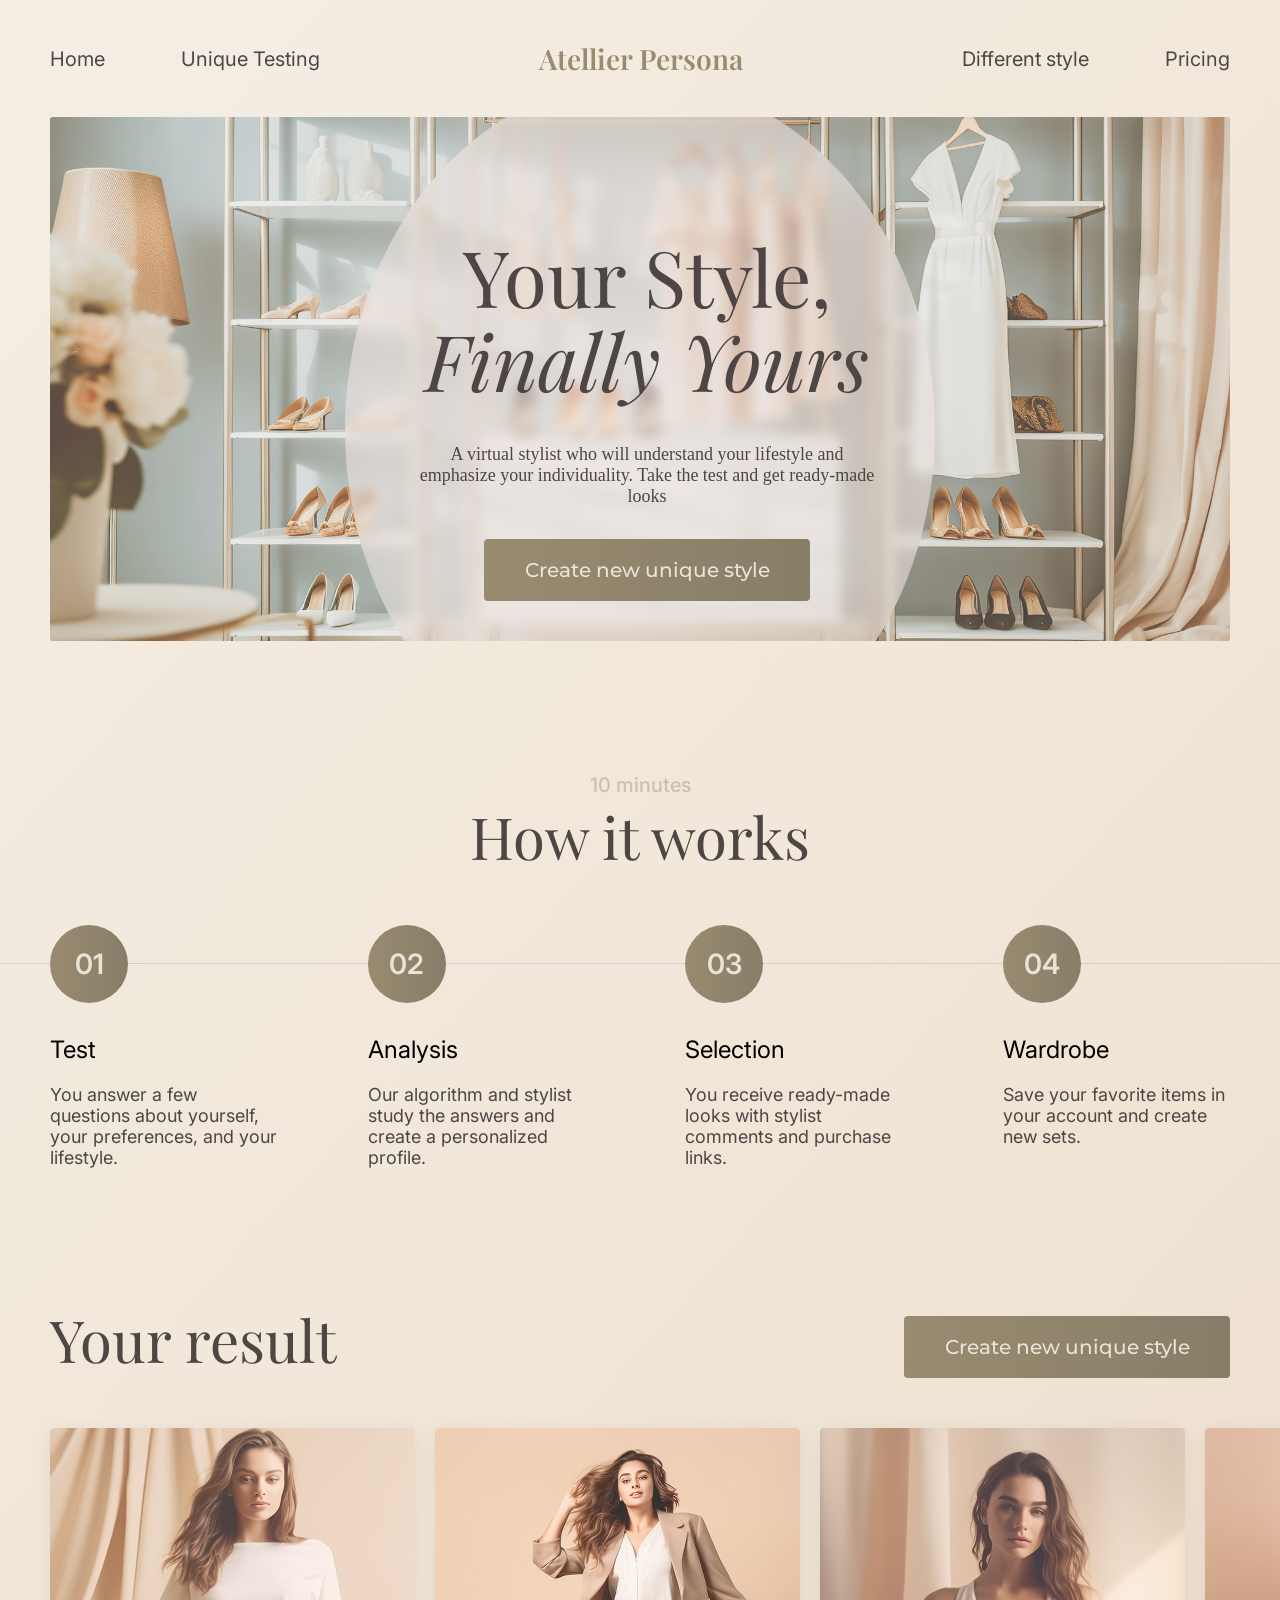
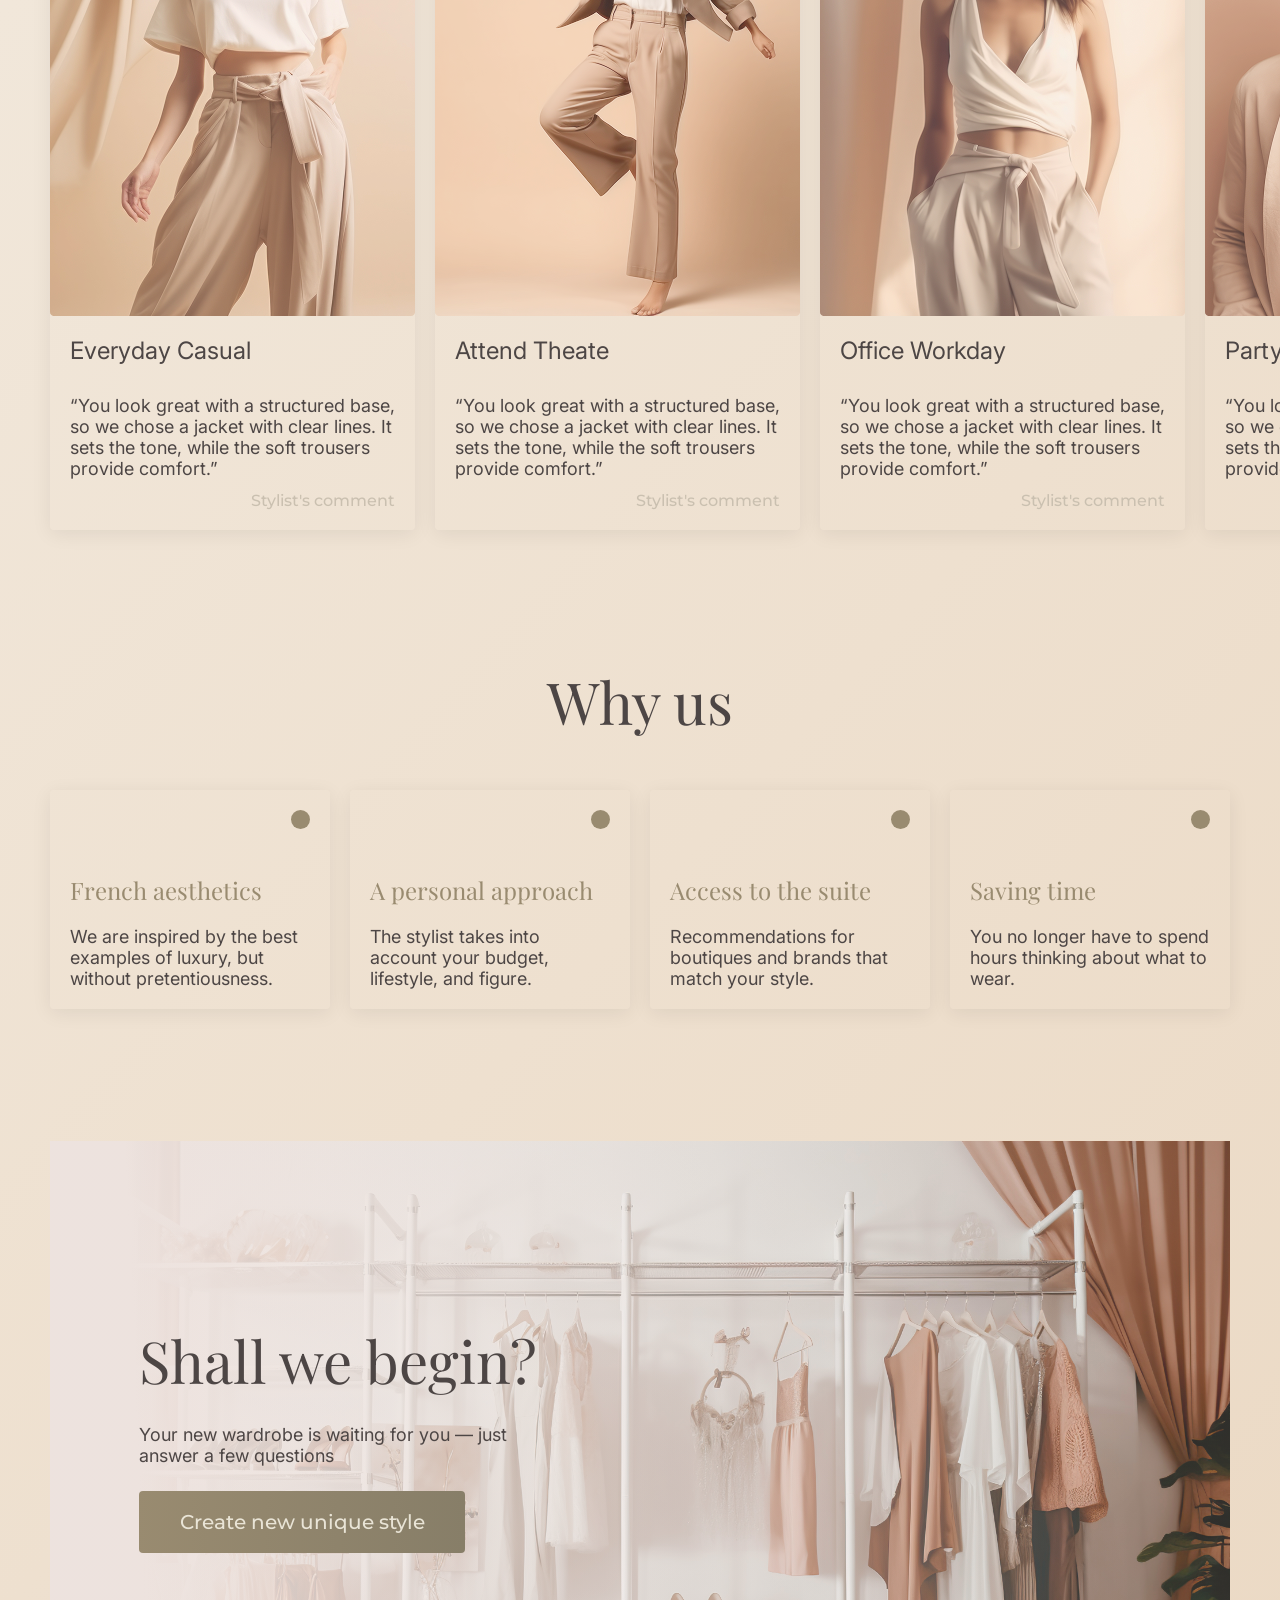
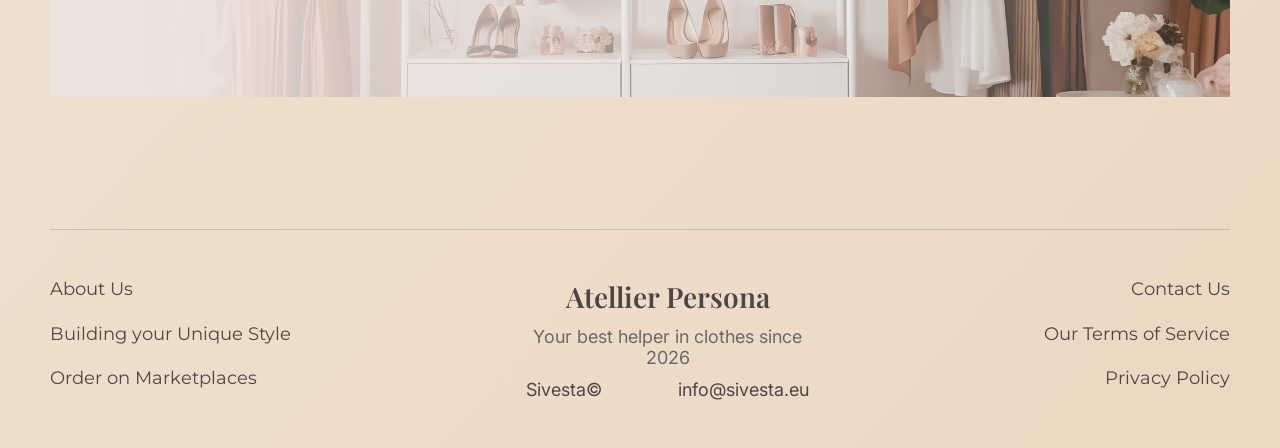
<file: index.html>
<html lang="en">
<head>
    <meta charset="UTF-8">
    <meta name="viewport" content="width=device-width, initial-scale=1.0">
    <title>Atellier Persona</title>
    <link rel="stylesheet" href="/styles/main.css">
</head>
<body>

    <header class="main-wrapper" id="header">
        <div class="header__wrap">
        <div class="header__block-left">
            <a href="/">Home</a>
            <a href="/unique_testing.html">Unique Testing</a>
        </div>
        <div class="header__block-center"><a href="/" class="main-title">Atellier Persona</a></div>
        <div class="header__block-right">
            <a href="/my-style-base.html">Different style</a>
            <a href="/price-list.html">Pricing</a>
        </div>
        <div class="el-mob-show">
            <img class="header__burger-1" id="header__burger-1" src="/images/icons/burger-1.svg" alt="">
            <img class="header__burger-2" id="header__burger-2" src="/images/icons/burger-2.svg" alt="">
        </div>
        </div>
        <nav class="nav-mob" id="header__nav-mob">
            <a href="/">Home</a>
            <a href="/unique_testing.html">Unique Testing</a>
            <a href="/my-style-base.html">Different style</a>
            <a href="/price-list.html">Pricing</a>
        </nav>
    </header>


    <section class="main-section">
        <img class="main-section__img-1" src="/images/main-section-fon.png" alt="">
        <img class="el-mob-show" src="images/main-section-fon-mob.png" alt="">

        <div class="main-section__block">
            <h1>Your Style,</h1>
            <h1 class="main-section__h1-2">Finally Yours</h1> 
            <p class="main-section__block__desc">
                A virtual stylist who will understand your lifestyle and emphasize your individuality. Take the test and get ready-made looks
            </p>
            <a href="/unique_testing.html" class="all-btn">Create new unique style</a>
        </div>
    </section>

    <section class="section-works main-wrapper">
        <p class="section-works__p1">10 minutes</p>
        <h2>How it works</h2>
        <div class="section-works__row">
            <p class="section-works__decor-polosa"></p>
            <div class="section-works__row__block">
                <div class="section-works__row__block__num">01</div>
                <p class="p-24px">Test</p>
                <p class="p-18px">You answer a few questions about yourself, your preferences, and your lifestyle.</p>
            </div>
             <div class="section-works__row__block">
                <div class="section-works__row__block__num">02</div>
                <p class="p-24px">Analysis</p>
                <p class="p-18px">Our algorithm and stylist study the answers and create a personalized profile.</p>
            </div>
             <div class="section-works__row__block">
                <div class="section-works__row__block__num">03</div>
                <p class="p-24px">Selection</p>
                <p class="p-18px">You receive ready-made looks with stylist comments and purchase links.</p>
            </div>
             <div class="section-works__row__block">
                <div class="section-works__row__block__num">04</div>
                <p class="p-24px">Wardrobe</p>
                <p class="p-18px">Save your favorite items in your account and create new sets.</p>
            </div>
        </div>
    </section>

    <section class="main-wrapper section-result">
        <div class="section-result__row-top">
            <h2>Your result</h2>
            <a href="/unique_testing.html" class="all-btn">Create new unique style</a>
        </div>
        <div class="section-result__row">
            <div class="section-result__row__block">
                <img src="/images/section-result/img1.png" alt="">
                <div class="section-result__row__block__block-txt">
                <p class="p-24px">Everyday Casual</p>
                <p class="p-18px">
                    “You look great with a structured base, so we chose a jacket with clear lines. It sets the tone, while the soft trousers provide comfort.”
                </p>
                <p class="section-result__row__block__p1">Stylist's comment</p>
                </div>
            </div>
            <div class="section-result__row__block">
                <img src="/images/section-result/img2.png" alt="">
                <div class="section-result__row__block__block-txt">
                <p class="p-24px">Attend Theate</p>
                <p class="p-18px">
                    “You look great with a structured base, so we chose a jacket with clear lines. It sets the tone, while the soft trousers provide comfort.”
                </p>
                <p class="section-result__row__block__p1">Stylist's comment</p>
                </div>
            </div>
            <div class="section-result__row__block">
                <img src="/images/section-result/img3.png" alt="">
                <div class="section-result__row__block__block-txt">
                <p class="p-24px">Office Workday</p>
                <p class="p-18px">
                    “You look great with a structured base, so we chose a jacket with clear lines. It sets the tone, while the soft trousers provide comfort.”
                </p>
                <p class="section-result__row__block__p1">Stylist's comment</p>
                </div>
            </div>
            <div class="section-result__row__block">
                <img src="/images/section-result/img4.png" alt="">
                <div class="section-result__row__block__block-txt">
                <p class="p-24px">Party Event</p>
                <p class="p-18px">
                    “You look great with a structured base, so we chose a jacket with clear lines. It sets the tone, while the soft trousers provide comfort.”
                </p>
                <p class="section-result__row__block__p1">Stylist's comment</p>
                </div>
            </div>
        </div>
    </section>

    <section class="main-wrapper section-why-us">
        <h2>Why us</h2>
        <div class="section-why-us__row">
            <div class="section-why-us__block">
                <div class="section-why-us__block__icon"></div>
                <p class="p-24px">French aesthetics</p>
                <p class="p-18px">
                    We are inspired by the best examples of luxury, but without pretentiousness.
                </p>
            </div>
            <div class="section-why-us__block">
                <div class="section-why-us__block__icon"></div>
                <p class="p-24px">A personal approach</p>
                <p class="p-18px">
                    The stylist takes into account your budget, lifestyle, and figure.
                </p>
            </div>
            <div class="section-why-us__block">
                <div class="section-why-us__block__icon"></div>
                <p class="p-24px">Access to the suite</p>
                <p class="p-18px">
                    Recommendations for boutiques and brands that match your style.
                </p>
            </div>
            <div class="section-why-us__block">
                <div class="section-why-us__block__icon"></div>
                <p class="p-24px">Saving time</p>
                <p class="p-18px">
                    You no longer have to spend hours thinking about what to wear.
                </p>
            </div>
        </div>
    </section>

    <section class="main-wrapper section-begin">
        <div class="section-begin-fon"></div>
        <img class="section-begin-fon-img" src="/images/section-begin.jpg" alt="">
        <div class="section-begin__block">
            <h2>Shall we begin?</h2>
            <p class="section-begin__desc p-18px">Your new wardrobe is waiting for you — just answer a few questions</p>
            <a href="/unique_testing.html" class="all-btn">Create new unique style</a>
        </div>
    </section>

    <footer class="main-wrapper">
        <div class="footer__block footer__block-1">
            <a href="/">About Us</a>
            <a href="/unique_testing.html">Building your Unique Style</a>
            <a href="/price-list.html">Order on Marketplaces</a>
        </div>
        <div class="footer__block footer__block-2">
            <p class="main-title">Atellier Persona</p>
            <p class="p-18px footer__block-2__p1">Your best helper in clothes since 2026</p>
            <div class="footer__block-2__row">
                <p class="p-18px">Sivesta©</p>
                <p class="p-18px">info@sivesta.eu</p>
            </div>
        </div>
        <div class="footer__block footer__block-3">
            <a href="/">Contact Us</a>
            <a href="/price-list.html">Our Terms of Service</a>
            <a class="footer__block-3__a-3" href="/">Privacy Policy</a>
        </div>
    </footer>

    <script src="/js/main.js"></script>
    
</body>
</html>
</file>
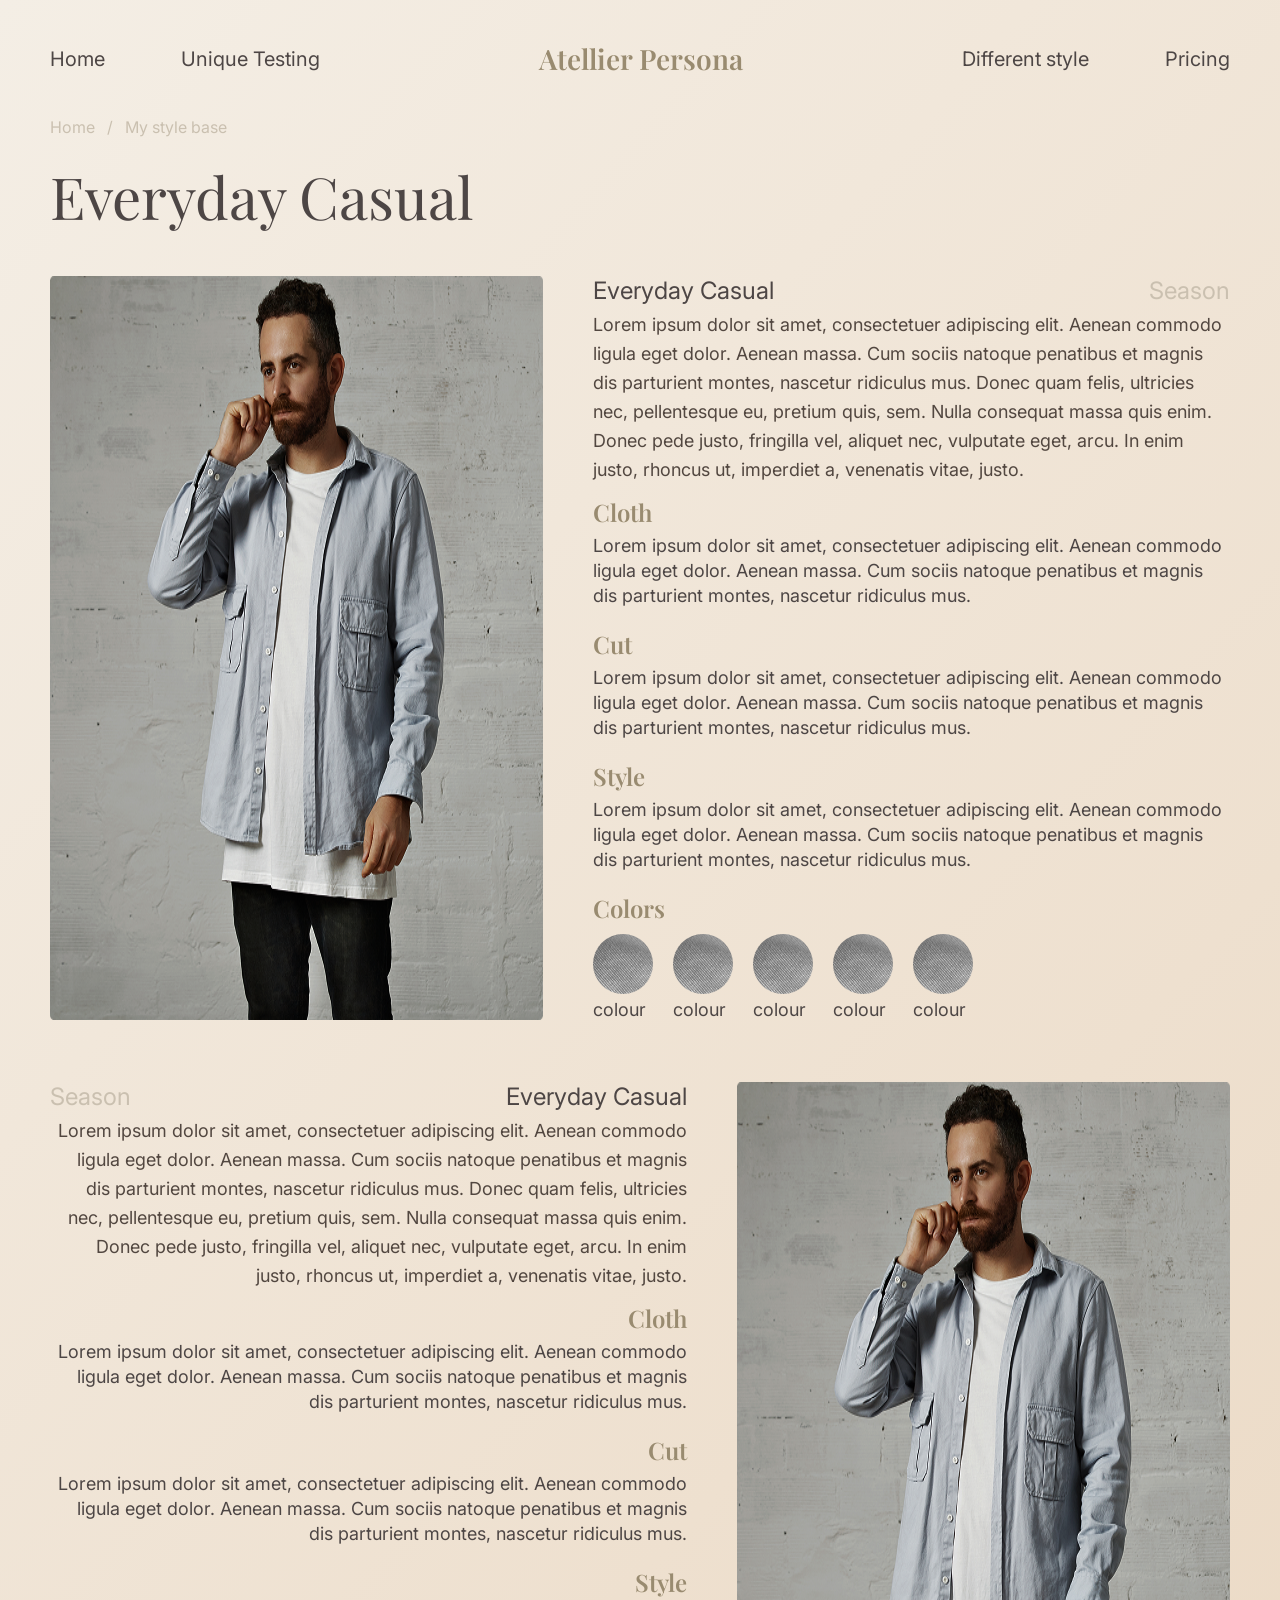
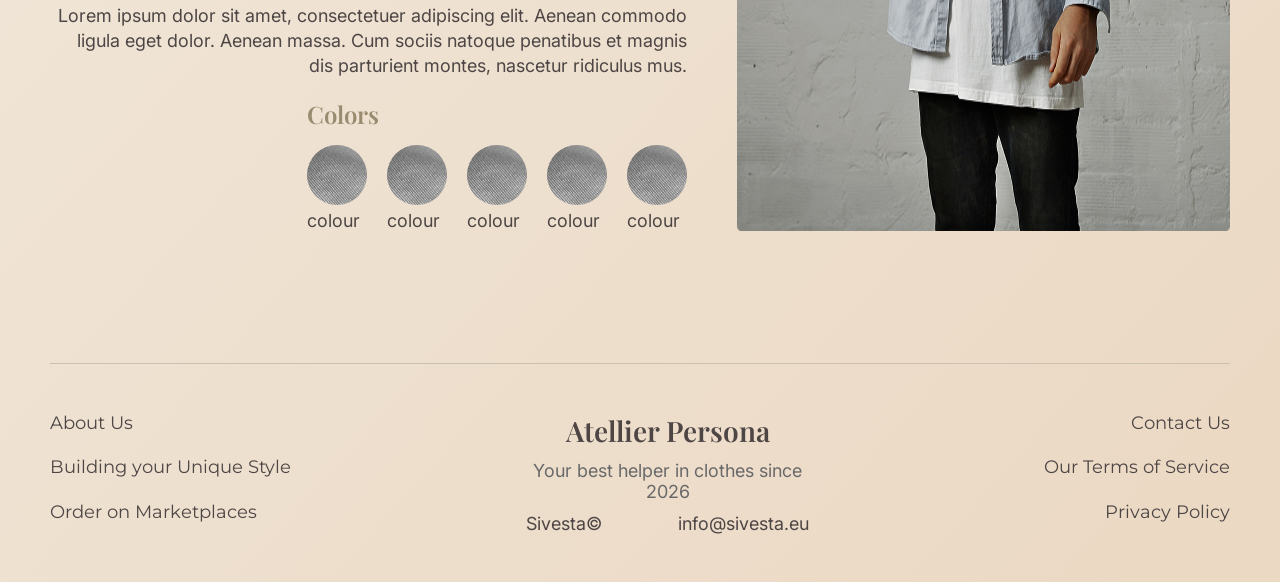
<file: everyday-casual.html>
<html lang="en">
<head>
    <meta charset="UTF-8">
    <meta name="viewport" content="width=device-width, initial-scale=1.0">
    <title>Everyday Casual</title>
    <link rel="stylesheet" href="/styles/main.css">
    <link rel="stylesheet" href="/styles/swiper.css">
</head>
<body>

    <header class="main-wrapper" id="header">
        <div class="header__wrap">
        <div class="header__block-left">
            <a href="/">Home</a>
            <a href="/unique_testing.html">Unique Testing</a>
        </div>
        <div class="header__block-center"><a href="/" class="main-title">Atellier Persona</a></div>
        <div class="header__block-right">
            <a href="/my-style-base.html">Different style</a>
            <a href="/price-list.html">Pricing</a>
        </div>
        <div class="el-mob-show">
            <img class="header__burger-1" id="header__burger-1" src="/images/icons/burger-1.svg" alt="">
            <img class="header__burger-2" id="header__burger-2" src="/images/icons/burger-2.svg" alt="">
        </div>
        </div>
        <nav class="nav-mob" id="header__nav-mob">
            <a href="/">Home</a>
            <a href="/unique_testing.html">Unique Testing</a>
            <a href="/my-style-base.html">Different style</a>
            <a href="/price-list.html">Pricing</a>
        </nav>
    </header>


    <div class="main-nav main-wrapper">
        <a href="/">Home </a>
        <p>/</p>
        <a href="/my-person.html"> My style base</a>
    </div>  

    <section class="section-casual main-wrapper">
        <h2>Everyday Casual</h2>
        <div class="section-casual__block-row section-casual__block-row-1">
            <img src="/images/Everyday Casual.png" alt="">
            <div class="section-casual__block-row__block-txt">
                <div class="row-top">
                    <p class="p-24px">Everyday Casual</p>
                    <p class="p-24px p-24px-2">Season</p>
                </div>
                <p class="p-18px desc">
                    Lorem ipsum dolor sit amet, consectetuer adipiscing elit. Aenean commodo ligula eget dolor. Aenean massa. Cum sociis natoque penatibus et magnis dis parturient montes, nascetur ridiculus mus. Donec quam felis, ultricies nec, pellentesque eu, pretium quis, sem. Nulla consequat massa quis enim. Donec pede justo, fringilla vel, aliquet nec, vulputate eget, arcu. In enim justo, rhoncus ut, imperdiet a, venenatis vitae, justo. 
                </p>
                <div class="block-punct">
                    <p class="p-24px">Cloth</p>
                    <p class="p-18px">Lorem ipsum dolor sit amet, consectetuer adipiscing elit. Aenean commodo ligula eget dolor. Aenean massa. Cum sociis natoque penatibus et magnis dis parturient montes, nascetur ridiculus mus.</p>
                </div>
                <div class="block-punct">
                    <p class="p-24px">Cut</p>
                    <p class="p-18px">Lorem ipsum dolor sit amet, consectetuer adipiscing elit. Aenean commodo ligula eget dolor. Aenean massa. Cum sociis natoque penatibus et magnis dis parturient montes, nascetur ridiculus mus.</p>
                </div>
                <div class="block-punct">
                    <p class="p-24px">Style</p>
                    <p class="p-18px">Lorem ipsum dolor sit amet, consectetuer adipiscing elit. Aenean commodo ligula eget dolor. Aenean massa. Cum sociis natoque penatibus et magnis dis parturient montes, nascetur ridiculus mus.</p>
                </div>

                <div class="block-colors">
                        <p class="p1 p-24px">Colors</p>
                        <div class="row">
                            <div class="row__row1">
                            <div class="block block-1">
                                <div class="circle"></div>
                                <p class="p-18px">colour</p>
                            </div>
                            <div class="block block-2">
                                <div class="circle"></div>
                                <p class="p-18px">colour</p>
                            </div>
                            <div class="block block-3">
                                <div class="circle"></div>
                                <p class="p-18px">colour</p>
                            </div>
                            </div>
                            <div class="row__row2">
                            <div class="block block-4">
                                <div class="circle"></div>
                                <p class="p-18px">colour</p>
                            </div>
                            <div class="block block-5">
                                <div class="circle"></div>
                                <p class="p-18px">colour</p>
                            </div>
                            </div>
                        </div>
                    </div>

            </div>
        </div>


         <div class="section-casual__block-row section-casual__block-row-1-mob">
            <img src="/images/Everyday Casual.png" alt="">
            <div class="section-casual__block-row__block-txt">
                <div class="row-top">
                    <p class="p-24px">Everyday Casual</p>
                    <p class="p-24px p-24px-2">Season</p>
                </div>
                <p class="p-18px desc">
                    Lorem ipsum dolor sit amet, consectetuer adipiscing elit. Aenean commodo ligula eget dolor. Aenean massa. Cum sociis natoque penatibus et magnis dis parturient montes, nascetur ridiculus mus. Donec quam felis, ultricies nec, pellentesque eu, pretium quis, sem. Nulla consequat massa quis enim. Donec pede justo, fringilla vel, aliquet nec, vulputate eget, arcu. In enim justo, rhoncus ut, imperdiet a, venenatis vitae, justo. 
                </p>
                <div class="block-punct">
                    <p class="p-24px">Cloth</p>
                    <p class="p-18px">Lorem ipsum dolor sit amet, consectetuer adipiscing elit. Aenean commodo ligula eget dolor. Aenean massa. Cum sociis natoque penatibus et magnis dis parturient montes, nascetur ridiculus mus.</p>
                </div>
                <div class="block-punct">
                    <p class="p-24px">Cut</p>
                    <p class="p-18px">Lorem ipsum dolor sit amet, consectetuer adipiscing elit. Aenean commodo ligula eget dolor. Aenean massa. Cum sociis natoque penatibus et magnis dis parturient montes, nascetur ridiculus mus.</p>
                </div>
                <div class="block-punct">
                    <p class="p-24px">Style</p>
                    <p class="p-18px">Lorem ipsum dolor sit amet, consectetuer adipiscing elit. Aenean commodo ligula eget dolor. Aenean massa. Cum sociis natoque penatibus et magnis dis parturient montes, nascetur ridiculus mus.</p>
                </div>

                <div class="block-colors">
                        <p class="p1 p-24px">Colors</p>
                        <div class="row">
                            <div class="row__row1">
                            <div class="block block-1">
                                <div class="circle"></div>
                                <p class="p-18px">colour</p>
                            </div>
                            <div class="block block-2">
                                <div class="circle"></div>
                                <p class="p-18px">colour</p>
                            </div>
                            <div class="block block-3">
                                <div class="circle"></div>
                                <p class="p-18px">colour</p>
                            </div>
                            </div>
                            <div class="row__row2">
                            <div class="block block-4">
                                <div class="circle"></div>
                                <p class="p-18px">colour</p>
                            </div>
                            <div class="block block-5">
                                <div class="circle"></div>
                                <p class="p-18px">colour</p>
                            </div>
                            </div>
                        </div>
                    </div>

            </div>
        </div>


        <div class="section-casual__block-row section-casual__block-row-2 el-pc">
            <div class="section-casual__block-row__block-txt">
                <div class="row-top">
                    <p class="p-24px p-24px-2">Season</p>
                    <p class="p-24px">Everyday Casual</p>
                </div>
                <p class="p-18px desc">
                    Lorem ipsum dolor sit amet, consectetuer adipiscing elit. Aenean commodo ligula eget dolor. Aenean massa. Cum sociis natoque penatibus et magnis dis parturient montes, nascetur ridiculus mus. Donec quam felis, ultricies nec, pellentesque eu, pretium quis, sem. Nulla consequat massa quis enim. Donec pede justo, fringilla vel, aliquet nec, vulputate eget, arcu. In enim justo, rhoncus ut, imperdiet a, venenatis vitae, justo. 
                </p>
                <div class="block-punct">
                    <p class="p-24px">Cloth</p>
                    <p class="p-18px">Lorem ipsum dolor sit amet, consectetuer adipiscing elit. Aenean commodo ligula eget dolor. Aenean massa. Cum sociis natoque penatibus et magnis dis parturient montes, nascetur ridiculus mus.</p>
                </div>
                <div class="block-punct">
                    <p class="p-24px">Cut</p>
                    <p class="p-18px">Lorem ipsum dolor sit amet, consectetuer adipiscing elit. Aenean commodo ligula eget dolor. Aenean massa. Cum sociis natoque penatibus et magnis dis parturient montes, nascetur ridiculus mus.</p>
                </div>
                <div class="block-punct">
                    <p class="p-24px">Style</p>
                    <p class="p-18px">Lorem ipsum dolor sit amet, consectetuer adipiscing elit. Aenean commodo ligula eget dolor. Aenean massa. Cum sociis natoque penatibus et magnis dis parturient montes, nascetur ridiculus mus.</p>
                </div>

                <div class="block-colors">
                        <p class="p1 p-24px">Colors</p>
                        <div class="row">
                            <div class="row__row1">
                            <div class="block block-1">
                                <div class="circle"></div>
                                <p class="p-18px">colour</p>
                            </div>
                            <div class="block block-2">
                                <div class="circle"></div>
                                <p class="p-18px">colour</p>
                            </div>
                            <div class="block block-3">
                                <div class="circle"></div>
                                <p class="p-18px">colour</p>
                            </div>
                            </div>
                            <div class="row__row2">
                            <div class="block block-4">
                                <div class="circle"></div>
                                <p class="p-18px">colour</p>
                            </div>
                            <div class="block block-5">
                                <div class="circle"></div>
                                <p class="p-18px">colour</p>
                            </div>
                            </div>
                        </div>
                    </div>

            </div>
            <img src="/images/Everyday Casual.png" alt="">
        </div>
    </section>
   
    <footer class="main-wrapper">
        <div class="footer__block footer__block-1">
            <a href="/">About Us</a>
            <a href="/unique_testing.html">Building your Unique Style</a>
            <a href="/price-list.html">Order on Marketplaces</a>
        </div>
        <div class="footer__block footer__block-2">
            <p class="main-title">Atellier Persona</p>
            <p class="p-18px footer__block-2__p1">Your best helper in clothes since 2026</p>
            <div class="footer__block-2__row">
                <p class="p-18px">Sivesta©</p>
                <p class="p-18px">info@sivesta.eu</p>
            </div>
        </div>
        <div class="footer__block footer__block-3">
            <a href="/">Contact Us</a>
            <a href="/price-list.html">Our Terms of Service</a>
            <a class="footer__block-3__a-3" href="/">Privacy Policy</a>
        </div>
    </footer>

    <script src="/js/main.js"></script>
    <script src="/js/swiper.js"></script>
    
</body>
</html>
</file>
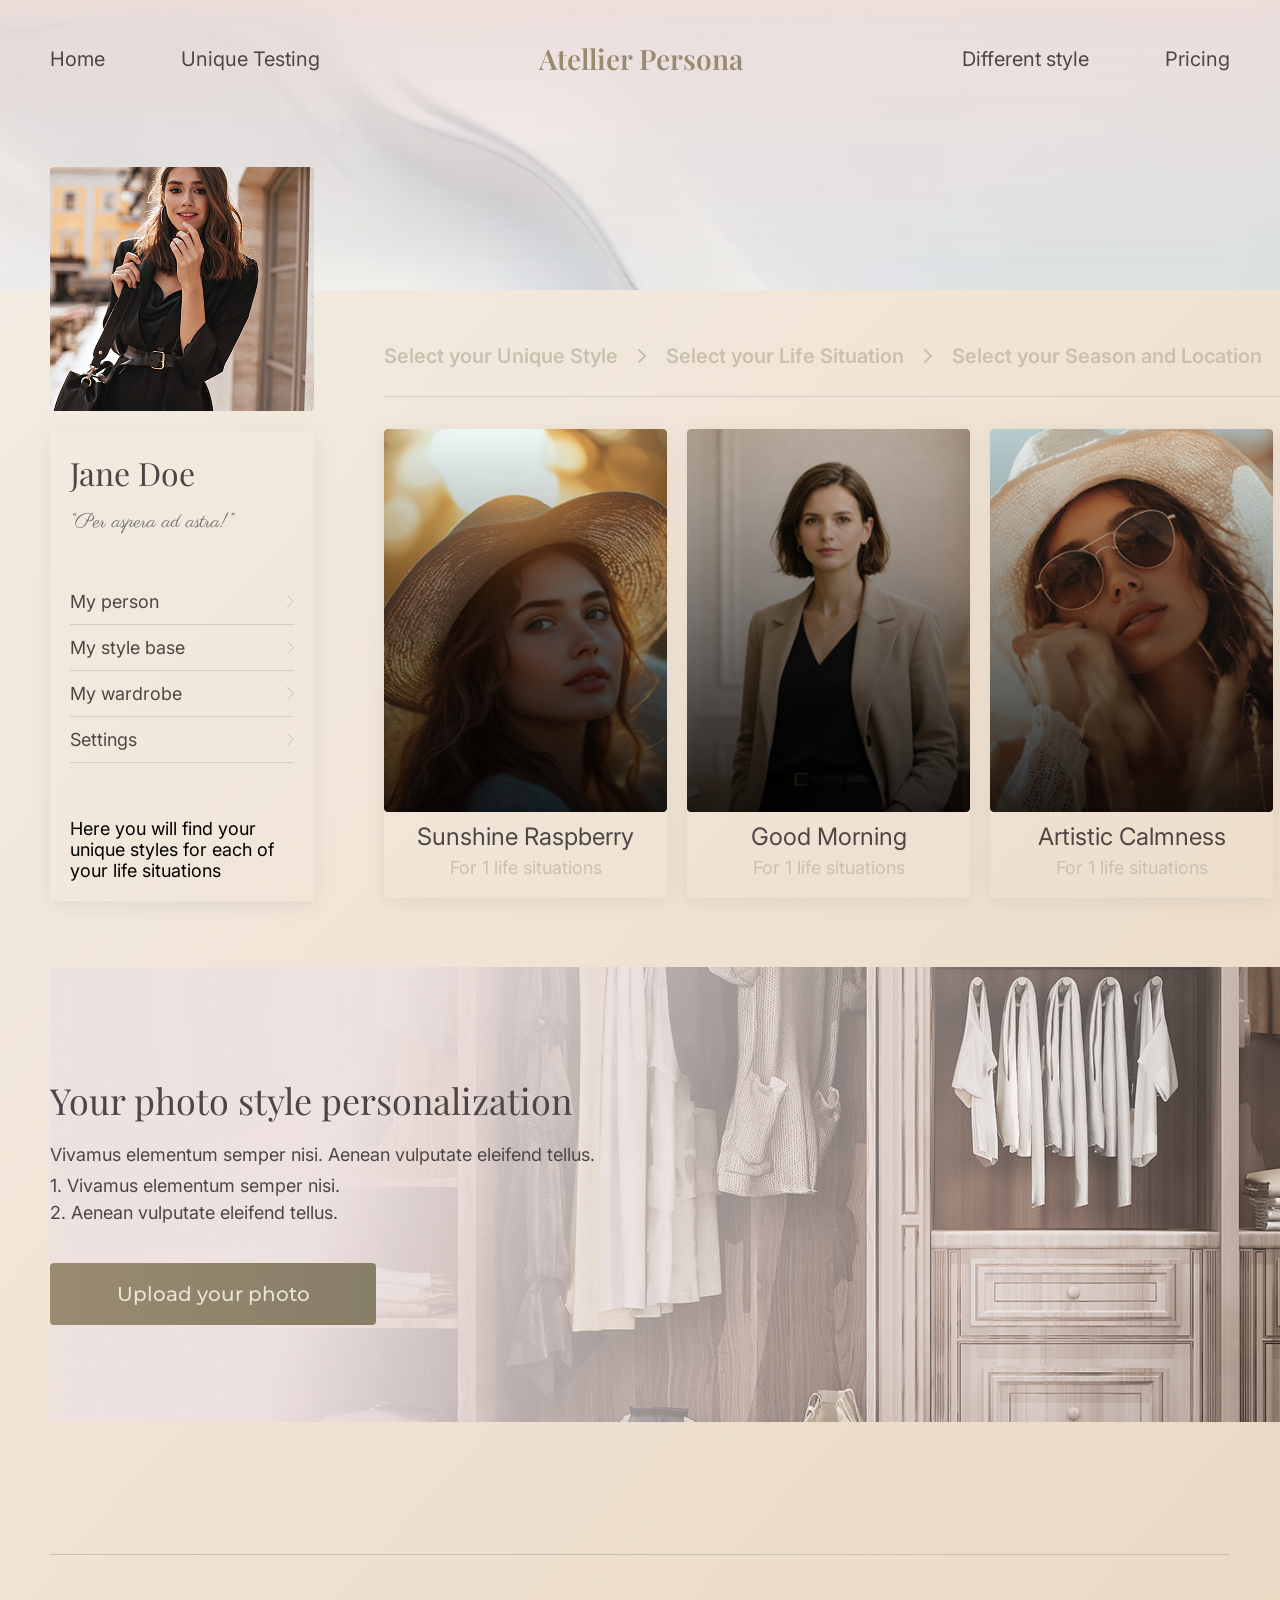
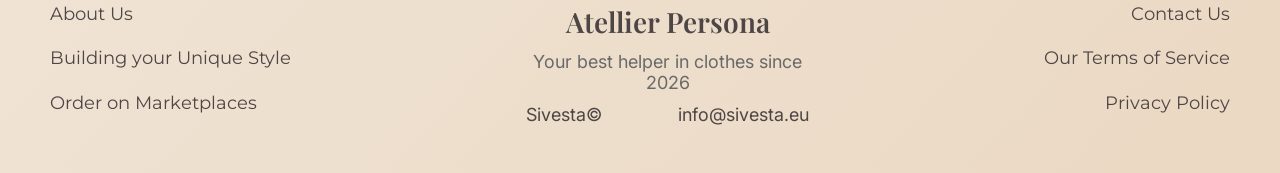
<file: home2.html>
<html lang="en">
<head>
    <meta charset="UTF-8">
    <meta name="viewport" content="width=device-width, initial-scale=1.0">
    <title>Home</title>
    <link rel="stylesheet" href="/styles/main.css">
    <link rel="stylesheet" href="/styles/swiper.css">
</head>
<body>

    <img class="header-fon" src="/images/баннер.png" alt="">

    <header class="main-wrapper header2" id="header">
        <div class="header__wrap">
        <div class="header__block-left">
            <a href="/">Home</a>
            <a href="/unique_testing.html">Unique Testing</a>
        </div>
        <div class="header__block-center"><a href="/" class="main-title">Atellier Persona</a></div>
        <div class="header__block-right">
            <a href="/my-style-base.html">Different style</a>
            <a href="/price-list.html">Pricing</a>
        </div>
        <div class="el-mob-show">
            <img class="header__burger-1" id="header__burger-1" src="/images/icons/burger-1.svg" alt="">
            <img class="header__burger-2" id="header__burger-2" src="/images/icons/burger-2.svg" alt="">
        </div>
        </div>
        <nav class="nav-mob" id="header__nav-mob">
            <a href="/">Home</a>
            <a href="/unique_testing.html">Unique Testing</a>
            <a href="/my-style-base.html">Different style</a>
            <a href="/price-list.html">Pricing</a>
        </nav>
    </header>

    <section class="main-wrapper section-home2">
        <div class="section-home2__block-left">
            <img src="/images/girl1.png" alt="">
            <div class="content">
            <p class="p1">Jane Doe</p>
            <p class="p2">“Per aspera ad astra!”</p>
            <div class="list">
                <div class="row">
                    <p class="p-18px">My person</p>
                    
<svg width="7" height="13" viewBox="0 0 7 13" fill="none" xmlns="http://www.w3.org/2000/svg">
<path d="M0.499998 12.5L6.5 6.5L0.5 0.5" stroke="#CAC0B0" stroke-linecap="round" stroke-linejoin="round"/>
</svg>

                </div>
                <div class="row">
                    <p class="p-18px">My style base</p>
                    
<svg width="7" height="13" viewBox="0 0 7 13" fill="none" xmlns="http://www.w3.org/2000/svg">
<path d="M0.499998 12.5L6.5 6.5L0.5 0.5" stroke="#CAC0B0" stroke-linecap="round" stroke-linejoin="round"/>
</svg>

                </div>
                <div class="row">
                    <p class="p-18px">My wardrobe</p>
                   
<svg width="7" height="13" viewBox="0 0 7 13" fill="none" xmlns="http://www.w3.org/2000/svg">
<path d="M0.499998 12.5L6.5 6.5L0.5 0.5" stroke="#CAC0B0" stroke-linecap="round" stroke-linejoin="round"/>
</svg>

                </div>
                <div class="row">
                    <p class="p-18px">Settings</p>
                    
<svg width="7" height="13" viewBox="0 0 7 13" fill="none" xmlns="http://www.w3.org/2000/svg">
<path d="M0.499998 12.5L6.5 6.5L0.5 0.5" stroke="#CAC0B0" stroke-linecap="round" stroke-linejoin="round"/>
</svg>

                </div>
            </div>
            <p class="p-18px p3">Here you will find your unique styles for each of your life situations</p>
            </div>
        </div>
        <div class="section-home2__block-right">
            <div class="row-top row-top1">
                <p class="p-active">More Contast</p>
                <p>City Walk</p>
                <p>Spring Season 2026</p>
            </div>
            <div class="row2">

                <div class="row row1" id="section-home2__row-list1">
                    <p>My Unique Styles</p>                
                    <svg width="8" height="14" viewBox="0 0 8 14" fill="none" xmlns="http://www.w3.org/2000/svg">
                        <path d="M0.292893 0.292893C0.683417 -0.0976311 1.31643 -0.0976311 1.70696 0.292893L7.70696 6.29289C8.09748 6.68342 8.09748 7.31643 7.70696 7.70696L1.70696 13.707C1.31643 14.0975 0.683417 14.0975 0.292893 13.707C-0.0976311 13.3164 -0.0976311 12.6834 0.292893 12.2929L5.58586 6.99992L0.292893 1.70696C-0.0976311 1.31643 -0.0976311 0.683417 0.292893 0.292893Z" fill="#988A6F"/>
                    </svg>
                    <p>My Apparel Items</p>            
                        <svg width="8" height="14" viewBox="0 0 8 14" fill="none" xmlns="http://www.w3.org/2000/svg">
                            <path d="M0.292893 0.292893C0.683417 -0.0976311 1.31643 -0.0976311 1.70696 0.292893L7.70696 6.29289C8.09748 6.68342 8.09748 7.31643 7.70696 7.70696L1.70696 13.707C1.31643 14.0975 0.683417 14.0975 0.292893 13.707C-0.0976311 13.3164 -0.0976311 12.6834 0.292893 12.2929L5.58586 6.99992L0.292893 1.70696C-0.0976311 1.31643 -0.0976311 0.683417 0.292893 0.292893Z" fill="#988A6F"/>
                        </svg>
                    <p>My Accessorises</p>
                </div>


                <div class="row row2" id="section-home2__row-list2">
                    <p style="color: #CAC0B0;">Select your Unique Style</p>                               
                        <svg width="8" height="14" viewBox="0 0 8 14" fill="none" xmlns="http://www.w3.org/2000/svg">
                            <path d="M0.292893 0.292893C0.683417 -0.0976311 1.31643 -0.0976311 1.70696 0.292893L7.70696 6.29289C8.09748 6.68342 8.09748 7.31643 7.70696 7.70696L1.70696 13.707C1.31643 14.0975 0.683417 14.0975 0.292893 13.707C-0.0976311 13.3164 -0.0976311 12.6834 0.292893 12.2929L5.58586 6.99992L0.292893 1.70696C-0.0976311 1.31643 -0.0976311 0.683417 0.292893 0.292893Z" fill="#CAC0B0"/>
                        </svg>
                    <p style="color: #CAC0B0;">Select your Life Situation</p>                      
                        <svg width="8" height="14" viewBox="0 0 8 14" fill="none" xmlns="http://www.w3.org/2000/svg">
                            <path d="M0.292893 0.292893C0.683417 -0.0976311 1.31643 -0.0976311 1.70696 0.292893L7.70696 6.29289C8.09748 6.68342 8.09748 7.31643 7.70696 7.70696L1.70696 13.707C1.31643 14.0975 0.683417 14.0975 0.292893 13.707C-0.0976311 13.3164 -0.0976311 12.6834 0.292893 12.2929L5.58586 6.99992L0.292893 1.70696C-0.0976311 1.31643 -0.0976311 0.683417 0.292893 0.292893Z" fill="#CAC0B0"/>
                        </svg>
                    <p style="color: #CAC0B0;">Select your Season and Location</p>
                </div>


                <div class="btn">
                    <p class="p-18px">Stylist opinion</p>             
                    <svg width="8" height="19" viewBox="0 0 8 19" fill="none" xmlns="http://www.w3.org/2000/svg">
                        <path d="M3.32809 18.3536C3.52335 18.5488 3.83993 18.5488 4.03519 18.3536L7.21717 15.1716C7.41244 14.9763 7.41244 14.6597 7.21717 14.4645C7.02191 14.2692 6.70533 14.2692 6.51007 14.4645L3.68164 17.2929L0.853213 14.4645C0.657951 14.2692 0.341368 14.2692 0.146106 14.4645C-0.0491561 14.6597 -0.0491561 14.9763 0.146106 15.1716L3.32809 18.3536ZM3.68164 0L3.18164 -2.18557e-08L3.18164 18L3.68164 18L4.18164 18L4.18164 2.18557e-08L3.68164 0Z" fill="#988A6F"/>
                    </svg>
                </div>
            </div>


            <div class="block-row block-row3" id="section-home2__block-row3" style="display: none;">
                <img class="el-mob-show" src="/images/men1.png" alt="">
                <div class="block-left">
                    <div class="p-row">
                        <div class="circle"></div>
                        <p class="p-24px">Your Style for <span>City Walk</span></p>
                    </div>
                    <p class="p-18px">Vivamus elementum semper nisi. Aenean vulputate eleifend tellus.</p>
                    <p class="p-18px">Vivamus elementum semper nisi. Aenean vulputate eleifend tellus.</p>
                    <div class="p-row">
                        <div class="circle"></div>
                        <p class="p-24px">Your Archetype <span>Sage</span></p>
                    </div>
                    <p class="p-gray">With 57% presision</p>
                    <p class="p-18px">Vivamus elementum semper nisi. Aenean vulputate eleifend tellus.Vivamus elementum semper nisi. Aenean vulputate eleifend tellus.Vivamus elementum semper nisi. Aenean vulputate eleifend tellus.</p>
                    <div class="p-row">
                        <div class="circle"></div>
                        <p class="p-24px"><span>Stylist Hints</span></p>
                    </div>
                    <p class="p-18px">Vivamus elementum semper nisi. Aenean vulputate eleifend tellus.Vivamus elementum semper nisi. Aenean vulputate eleifend tellus.Vivamus elementum semper nisi. Aenean vulputate eleifend tellus.</p>
                    <a href="/unique_testing.html" class="all-btn">Create new unique style</a>
                </div>
                <div class="block-right">
                    <img class="el-pc" src="/images/men1.png" alt="">
                </div>
            </div>

            <div class="block-row block-row1" id="section-home2__block-row1" style="">
                <div class="block section-home2__block-row1__block">
                    <img src="/images/home2-block-row/img1.png" alt="">
                    <p class="p-24px">Sunshine Raspberry</p>
                    <p class="p-18px">For 1 life situations</p>
                </div>
                <div class="block section-home2__block-row1__block">
                    <img src="/images/home2-block-row/img2.png" alt="">
                    <p class="p-24px">Good Morning</p>
                    <p class="p-18px">For 1 life situations</p>
                </div>
                <div class="block section-home2__block-row1__block">
                    <img src="/images/home2-block-row/img3.png" alt="">
                    <p class="p-24px">Artistic Calmness</p>
                    <p class="p-18px">For 1 life situations</p>
                </div>
                <div class="block section-home2__block-row1__block">
                    <img src="/images/home2-block-row/img4.png" alt="">
                    <p class="p-24px">More Contrast</p>
                    <p class="p-18px">For 1 life situations</p>
                </div>
            </div>

            <div class="block-row block-row1 block-row2" id="section-home2__block-row2" style="display: none;">
                <div class="block section-home2__block-row2__block" style="max-width: 384px;">
                    <img src="/images/home2-block-row/img4-2.png" alt="">
                    <p class="p-24px">City Walk</p>
                    <p class="p-18px">You look great with a structured base, so we chose a jacket with clear lines. It sets the tone, while the soft trousers provide comfort.</p>
                </div>
            </div>



        </div>
    </section>



    <section class="section-home2__pop-ap" style="display: none;" id="section-home2__pop-ap">



         <div class="swiper mySwiper">

  <div class="swiper-wrapper">
    <div class="swiper-slide">

<div class="content">
            <img class="el-pc" src="images/home2-block-row/img4-3.png" alt="">
            <img class="el-mob-show" src="/images/home2-block-row/img4-3-mob.png" alt="">
            <div class="block-txt">
            <h1>
                Select City Walk Styl for <br>
                Spring Season 2026
            </h1>
            <div class="all-btn section-home2__pop-ap-btn">Open in Garderobe</div>
            <p class="p-18px">Let`s choose another style</p>
            </div>
        </div>

    </div>
    <div class="swiper-slide">

<div class="content">
            <img class="el-pc" src="images/home2-block-row/img4-3.png" alt="">
            <img class="el-mob-show" src="/images/home2-block-row/img4-3-mob.png" alt="">
            <div class="block-txt">
            <h1>
                Select City Walk Styl for <br>
                Spring Season 2026
            </h1>
            <div class="all-btn section-home2__pop-ap-btn">Open in Garderobe</div>
            <p class="p-18px">Let`s choose another style</p>
            </div>
        </div>

    </div>
    <div class="swiper-slide">

<div class="content">
            <img class="el-pc" src="images/home2-block-row/img4-3.png" alt="">
            <img class="el-mob-show" src="/images/home2-block-row/img4-3-mob.png" alt="">
            <div class="block-txt">
            <h1>
                Select City Walk Styl for <br>
                Spring Season 2026
            </h1>
            <div class="all-btn section-home2__pop-ap-btn">Open in Garderobe</div>
            <p class="p-18px">Let`s choose another style</p>
            </div>
        </div>

    </div>
  </div>
  <!-- Навигационные элементы -->
  <div class="swiper-pagination"></div>
  <div class="swiper-button-next"></div>
  <div class="swiper-button-prev"></div>
</div>


    </section>



    <section class="section-photo-style">
        <img class="el-pc" src="/images/img-fon-5.png" alt="">
        <img class="el-mob-show" src="/images/img-fon-5-mobile.png" alt="">
        <div class="block main-wrapper">
            <h3>Your photo style personalization</h3>
            <p class="p-18px p1">Vivamus elementum semper nisi. Aenean vulputate eleifend tellus.</p>
            <p class="p-18px p2">1. Vivamus elementum semper nisi.</p>
            <p class="p-18px p2">2. Aenean vulputate eleifend tellus.</p>
            <div class="all-btn">Upload your photo</div>
        </div>
    </section>
   
    <footer class="main-wrapper">
        <div class="footer__block footer__block-1">
            <a href="/">About Us</a>
            <a href="/unique_testing.html">Building your Unique Style</a>
            <a href="/price-list.html">Order on Marketplaces</a>
        </div>
        <div class="footer__block footer__block-2">
            <p class="main-title">Atellier Persona</p>
            <p class="p-18px footer__block-2__p1">Your best helper in clothes since 2026</p>
            <div class="footer__block-2__row">
                <p class="p-18px">Sivesta©</p>
                <p class="p-18px">info@sivesta.eu</p>
            </div>
        </div>
        <div class="footer__block footer__block-3">
            <a href="/">Contact Us</a>
            <a href="/price-list.html">Our Terms of Service</a>
            <a class="footer__block-3__a-3" href="/">Privacy Policy</a>
        </div>
    </footer>

    <script src="/js/main.js"></script>
    <script src="/js/swiper2.js"></script>
    
</body>
</html>
</file>
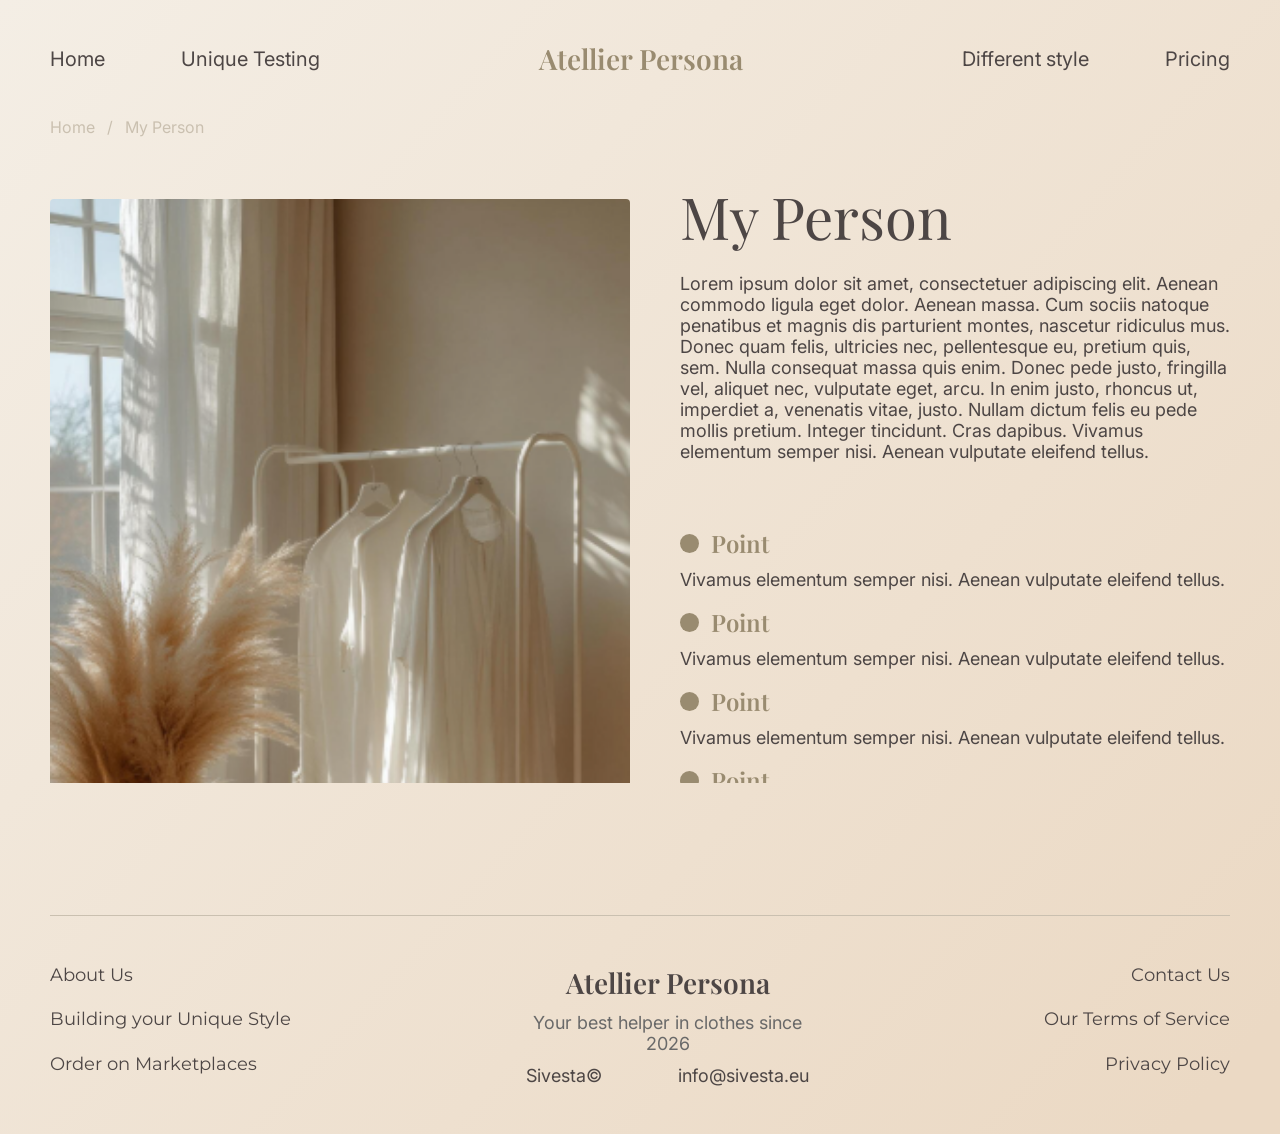
<file: my-person.html>
<html lang="en">
<head>
    <meta charset="UTF-8">
    <meta name="viewport" content="width=device-width, initial-scale=1.0">
    <title>My person</title>
    <link rel="stylesheet" href="/styles/main.css">
    <link rel="stylesheet" href="/styles/swiper.css">
</head>
<body>

    <header class="main-wrapper" id="header">
        <div class="header__wrap">
        <div class="header__block-left">
            <a href="/">Home</a>
            <a href="/unique_testing.html">Unique Testing</a>
        </div>
        <div class="header__block-center"><a href="/" class="main-title">Atellier Persona</a></div>
        <div class="header__block-right">
            <a href="/my-style-base.html">Different style</a>
            <a href="/price-list.html">Pricing</a>
        </div>
        <div class="el-mob-show">
            <img class="header__burger-1" id="header__burger-1" src="/images/icons/burger-1.svg" alt="">
            <img class="header__burger-2" id="header__burger-2" src="/images/icons/burger-2.svg" alt="">
        </div>
        </div>
        <nav class="nav-mob" id="header__nav-mob">
            <a href="/">Home</a>
            <a href="/unique_testing.html">Unique Testing</a>
            <a href="/my-style-base.html">Different style</a>
            <a href="/price-list.html">Pricing</a>
        </nav>
    </header>


    <div class="main-nav main-wrapper">
        <a href="/">Home </a>
        <p>/</p>
        <a href="/my-person.html"> My Person</a>
    </div>

    <div class="main-wrapper section-my-person">
        <div class="section-my-person__block-left">
            <img src="/images/my-person-section.png" alt="">
        </div>
        <div class="section-my-person__block-right">
            <h2>My Person</h2>
            <p class="p-18px">Lorem ipsum dolor sit amet, consectetuer adipiscing elit. Aenean commodo ligula eget dolor. Aenean massa. Cum sociis natoque penatibus et magnis dis parturient montes, nascetur ridiculus mus. Donec quam felis, ultricies nec, pellentesque eu, pretium quis, sem. Nulla consequat massa quis enim. Donec pede justo, fringilla vel, aliquet nec, vulputate eget, arcu. In enim justo, rhoncus ut, imperdiet a, venenatis vitae, justo. Nullam dictum felis eu pede mollis pretium. Integer tincidunt. Cras dapibus. Vivamus elementum semper nisi. Aenean vulputate eleifend tellus. </p>
            <div class="section-my-person__block-points">
                <div class="section-my-person__block-points__block">
                    <div class="row">
                        <div class="point-icon"></div>
                        <p>Point</p>
                    </div>
                    <p class="p-18px">Vivamus elementum semper nisi. Aenean vulputate eleifend tellus.</p>
                </div>
                <div class="section-my-person__block-points__block">
                    <div class="row">
                        <div class="point-icon"></div>
                        <p>Point</p>
                    </div>
                    <p class="p-18px">Vivamus elementum semper nisi. Aenean vulputate eleifend tellus.</p>
                </div>
                <div class="section-my-person__block-points__block">
                    <div class="row">
                        <div class="point-icon"></div>
                        <p>Point</p>
                    </div>
                    <p class="p-18px">Vivamus elementum semper nisi. Aenean vulputate eleifend tellus.</p>
                </div>
                <div class="section-my-person__block-points__block">
                    <div class="row">
                        <div class="point-icon"></div>
                        <p>Point</p>
                    </div>
                    <p class="p-18px">Vivamus elementum semper nisi. Aenean vulputate eleifend tellus.</p>
                </div>
            </div>
        </div>
    </div>
   
    <footer class="main-wrapper">
        <div class="footer__block footer__block-1">
            <a href="/">About Us</a>
            <a href="/unique_testing.html">Building your Unique Style</a>
            <a href="/price-list.html">Order on Marketplaces</a>
        </div>
        <div class="footer__block footer__block-2">
            <p class="main-title">Atellier Persona</p>
            <p class="p-18px footer__block-2__p1">Your best helper in clothes since 2026</p>
            <div class="footer__block-2__row">
                <p class="p-18px">Sivesta©</p>
                <p class="p-18px">info@sivesta.eu</p>
            </div>
        </div>
        <div class="footer__block footer__block-3">
            <a href="/">Contact Us</a>
            <a href="/price-list.html">Our Terms of Service</a>
            <a class="footer__block-3__a-3" href="/">Privacy Policy</a>
        </div>
    </footer>

    <script src="/js/main.js"></script>
    <script src="/js/swiper.js"></script>
    
</body>
</html>
</file>
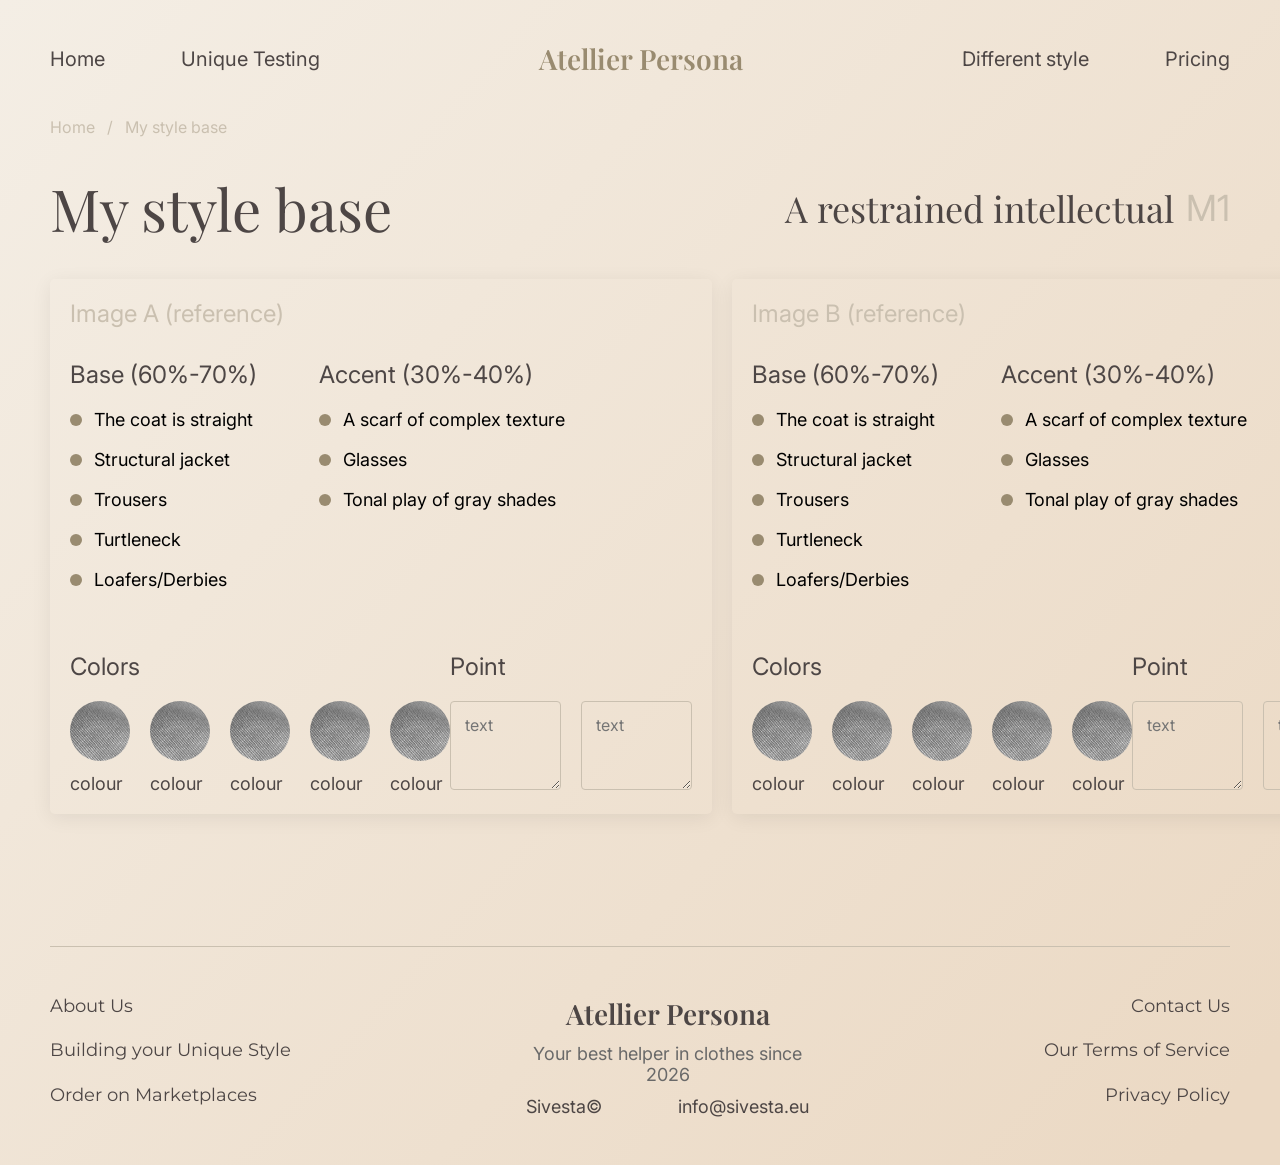
<file: my-style-base.html>
<html lang="en">
<head>
    <meta charset="UTF-8">
    <meta name="viewport" content="width=device-width, initial-scale=1.0">
    <title>My style base</title>
    <link rel="stylesheet" href="/styles/main.css">
    <link rel="stylesheet" href="/styles/swiper.css">
</head>
<body>

    <header class="main-wrapper" id="header">
        <div class="header__wrap">
        <div class="header__block-left">
            <a href="/">Home</a>
            <a href="/unique_testing.html">Unique Testing</a>
        </div>
        <div class="header__block-center"><a href="/" class="main-title">Atellier Persona</a></div>
        <div class="header__block-right">
            <a href="/my-style-base.html">Different style</a>
            <a href="/price-list.html">Pricing</a>
        </div>
        <div class="el-mob-show">
            <img class="header__burger-1" id="header__burger-1" src="/images/icons/burger-1.svg" alt="">
            <img class="header__burger-2" id="header__burger-2" src="/images/icons/burger-2.svg" alt="">
        </div>
        </div>
        <nav class="nav-mob" id="header__nav-mob">
            <a href="/">Home</a>
            <a href="/unique_testing.html">Unique Testing</a>
            <a href="/my-style-base.html">Different style</a>
            <a href="/price-list.html">Pricing</a>
        </nav>
    </header>


    <div class="main-nav main-wrapper">
        <a href="/">Home </a>
        <p>/</p>
        <a href="/my-person.html"> My style base</a>
    </div>   
    
    <section class="main-wrapper section-my-style">
        <div class="section-my-style__row">
            <h2>My style base</h2>
            <div>
                <h3>A restrained intellectual</h3>
                <p class="section-my-style__row__p1">M1</p>
            </div>
        </div>
        <div class="section-my-style__block-row">

            <div class="section-my-style__block-row__block">
                <p class="p1-1 p-24px">Image A (reference)</p>

                <div class="row1">

                    <div class="row1__block">
                        <p class="p1 p-24px">Base (60%-70%)</p>
                        <div class="row1__block__block-points">
                            <div class="row1__block__block-points__row">
                                <div class="point-icon"></div>
                                <p class="p-18px">The coat is straight</p>
                            </div>
                            <div class="row1__block__block-points__row">
                                <div class="point-icon"></div>
                                <p class="p-18px">Structural jacket</p>
                            </div>
                            <div class="row1__block__block-points__row">
                                <div class="point-icon"></div>
                                <p class="p-18px">Trousers</p>
                            </div>
                            <div class="row1__block__block-points__row">
                                <div class="point-icon"></div>
                                <p class="p-18px">Turtleneck</p>
                            </div>
                            <div class="row1__block__block-points__row">
                                <div class="point-icon"></div>
                                <p class="p-18px">Loafers/Derbies</p>
                            </div>
                        </div>
                    </div>

                    <div class="row1__block">
                        <p class="p1 p-24px">Accent (30%-40%)</p>
                        <div class="row1__block__block-points">
                            <div class="row1__block__block-points__row">
                                <div class="point-icon"></div>
                                <p class="p-18px">A scarf of complex texture</p>
                            </div>
                            <div class="row1__block__block-points__row">
                                <div class="point-icon"></div>
                                <p class="p-18px">Glasses</p>
                            </div>
                            <div class="row1__block__block-points__row">
                                <div class="point-icon"></div>
                                <p class="p-18px">Tonal play of gray shades</p>
                            </div>
                        </div>
                    </div>

                </div>

                <div class="row2">
                    <div class="row2__block-left">
                        <p class="p1 p-24px">Colors</p>
                        <div class="row">
                            <div class="row__row1">
                            <div class="block block-1">
                                <div class="circle"></div>
                                <p class="p-18px">colour</p>
                            </div>
                            <div class="block block-2">
                                <div class="circle"></div>
                                <p class="p-18px">colour</p>
                            </div>
                            <div class="block block-3">
                                <div class="circle"></div>
                                <p class="p-18px">colour</p>
                            </div>
                            </div>
                            <div class="row__row2">
                            <div class="block block-4">
                                <div class="circle"></div>
                                <p class="p-18px">colour</p>
                            </div>
                            <div class="block block-5">
                                <div class="circle"></div>
                                <p class="p-18px">colour</p>
                            </div>
                            </div>
                        </div>
                    </div>
                    <div class="row2__block-right">
                        <p class="p1 p-24px">Point</p>
                        <div class="row">
                            <textarea placeholder="text"></textarea>
                            <textarea placeholder="text"></textarea>
                        </div>
                    </div>
                </div>

            </div>


            <div class="section-my-style__block-row__block">
                <p class="p1-1 p-24px">Image B (reference)</p>

                <div class="row1">

                    <div class="row1__block">
                        <p class="p1 p-24px">Base (60%-70%)</p>
                        <div class="row1__block__block-points">
                            <div class="row1__block__block-points__row">
                                <div class="point-icon"></div>
                                <p class="p-18px">The coat is straight</p>
                            </div>
                            <div class="row1__block__block-points__row">
                                <div class="point-icon"></div>
                                <p class="p-18px">Structural jacket</p>
                            </div>
                            <div class="row1__block__block-points__row">
                                <div class="point-icon"></div>
                                <p class="p-18px">Trousers</p>
                            </div>
                            <div class="row1__block__block-points__row">
                                <div class="point-icon"></div>
                                <p class="p-18px">Turtleneck</p>
                            </div>
                            <div class="row1__block__block-points__row">
                                <div class="point-icon"></div>
                                <p class="p-18px">Loafers/Derbies</p>
                            </div>
                        </div>
                    </div>

                    <div class="row1__block">
                        <p class="p1 p-24px">Accent (30%-40%)</p>
                        <div class="row1__block__block-points">
                            <div class="row1__block__block-points__row">
                                <div class="point-icon"></div>
                                <p class="p-18px">A scarf of complex texture</p>
                            </div>
                            <div class="row1__block__block-points__row">
                                <div class="point-icon"></div>
                                <p class="p-18px">Glasses</p>
                            </div>
                            <div class="row1__block__block-points__row">
                                <div class="point-icon"></div>
                                <p class="p-18px">Tonal play of gray shades</p>
                            </div>
                        </div>
                    </div>

                </div>

                <div class="row2">
                    <div class="row2__block-left">
                        <p class="p1 p-24px">Colors</p>
                        <div class="row">
                            <div class="row__row1">
                            <div class="block block-1">
                                <div class="circle"></div>
                                <p class="p-18px">colour</p>
                            </div>
                            <div class="block block-2">
                                <div class="circle"></div>
                                <p class="p-18px">colour</p>
                            </div>
                            <div class="block block-3">
                                <div class="circle"></div>
                                <p class="p-18px">colour</p>
                            </div>
                            </div>
                            <div class="row__row2">
                            <div class="block block-4">
                                <div class="circle"></div>
                                <p class="p-18px">colour</p>
                            </div>
                            <div class="block block-5">
                                <div class="circle"></div>
                                <p class="p-18px">colour</p>
                            </div>
                            </div>
                        </div>
                    </div>
                    <div class="row2__block-right">
                        <p class="p1 p-24px">Point</p>
                        <div class="row">
                            <textarea placeholder="text"></textarea>
                            <textarea placeholder="text"></textarea>
                        </div>
                    </div>
                </div>

            </div>


        </div>
    </section>
   
    <footer class="main-wrapper">
        <div class="footer__block footer__block-1">
            <a href="/">About Us</a>
            <a href="/unique_testing.html">Building your Unique Style</a>
            <a href="/price-list.html">Order on Marketplaces</a>
        </div>
        <div class="footer__block footer__block-2">
            <p class="main-title">Atellier Persona</p>
            <p class="p-18px footer__block-2__p1">Your best helper in clothes since 2026</p>
            <div class="footer__block-2__row">
                <p class="p-18px">Sivesta©</p>
                <p class="p-18px">info@sivesta.eu</p>
            </div>
        </div>
        <div class="footer__block footer__block-3">
            <a href="/">Contact Us</a>
            <a href="/price-list.html">Our Terms of Service</a>
            <a class="footer__block-3__a-3" href="/">Privacy Policy</a>
        </div>
    </footer>

    <script src="/js/main.js"></script>
    <script src="/js/swiper.js"></script>
    
</body>
</html>
</file>
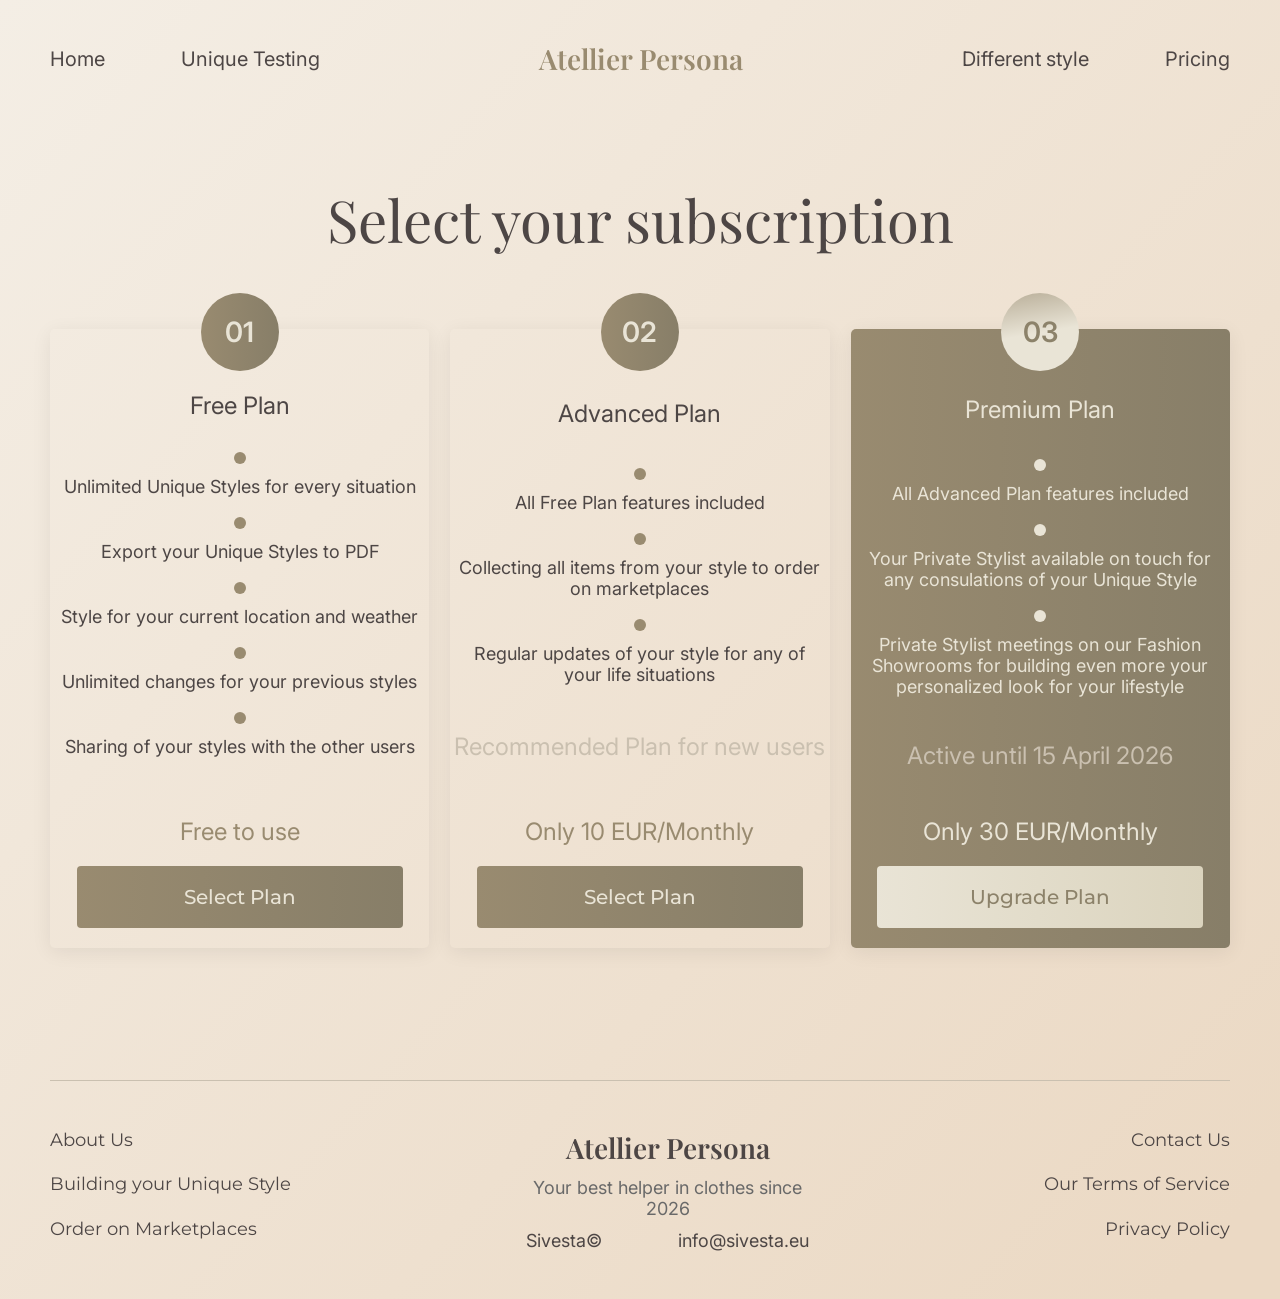
<file: price-list.html>
<html lang="en">
<head>
    <meta charset="UTF-8">
    <meta name="viewport" content="width=device-width, initial-scale=1.0">
    <title>Price List</title>
    <link rel="stylesheet" href="/styles/main.css">
    <link rel="stylesheet" href="/styles/swiper.css">
</head>
<body>

    <header class="main-wrapper" id="header">
        <div class="header__wrap">
        <div class="header__block-left">
            <a href="/">Home</a>
            <a href="/unique_testing.html">Unique Testing</a>
        </div>
        <div class="header__block-center"><a href="/" class="main-title">Atellier Persona</a></div>
        <div class="header__block-right">
            <a href="/my-style-base.html">Different style</a>
            <a href="/price-list.html">Pricing</a>
        </div>
        <div class="el-mob-show">
            <img class="header__burger-1" id="header__burger-1" src="/images/icons/burger-1.svg" alt="">
            <img class="header__burger-2" id="header__burger-2" src="/images/icons/burger-2.svg" alt="">
        </div>
        </div>
        <nav class="nav-mob" id="header__nav-mob">
            <a href="/">Home</a>
            <a href="/unique_testing.html">Unique Testing</a>
            <a href="/my-style-base.html">Different style</a>
            <a href="/price-list.html">Pricing</a>
        </nav>
    </header>

    <section class="section-price-list main-wrapper">
        <h2>Select your subscription</h2>
        <div class="section-price-list__row">
            <div class="section-price-list__row__block">
                <div class="num">01</div>
                <p class="p-24px">Free Plan</p>
                <div class="block-puncts">
                    <div class="block-puncts__point-icon"></div>
                    <p class="p-18px">Unlimited Unique Styles for every situation</p>
                    <div class="block-puncts__point-icon"></div>
                    <p class="p-18px">Export your Unique Styles to PDF</p>
                    <div class="block-puncts__point-icon"></div>
                    <p class="p-18px">Style for your current location and weather</p>
                    <div class="block-puncts__point-icon"></div>
                    <p class="p-18px">Unlimited changes for your previous styles</p>
                    <div class="block-puncts__point-icon"></div>
                    <p class="p-18px">Sharing of your styles with the other users</p>
                </div>
                <div class="block-bottom">
                    <p class="p-24px">Free to use</p>
                    <div class="all-btn">Select Plan</div>
                </div>
            </div>
            <div class="section-price-list__row__block">
                <div class="num">02</div>
                <p class="p-24px">Advanced Plan</p>
                <div class="block-puncts">
                    <div class="block-puncts__point-icon"></div>
                    <p class="p-18px">All Free Plan features included</p>
                    <div class="block-puncts__point-icon"></div>
                    <p class="p-18px">Collecting all items from your style to order on marketplaces</p>
                    <div class="block-puncts__point-icon"></div>
                    <p class="p-18px">Regular updates of your style for any of your life situations</p>
                </div>
                <p class="p-24px p-24px-2">Recommended Plan for new users</p>
                <div class="block-bottom">
                    <p class="p-24px">Only 10 EUR/Monthly</p>
                    <div class="all-btn">Select Plan</div>
                </div>
            </div>
            <div class="section-price-list__row__block section-price-list__row__block-3">
                <div class="num">03</div>
                <p class="p-24px">Premium Plan</p>
                <div class="block-puncts">
                    <div class="block-puncts__point-icon"></div>
                    <p class="p-18px">All Advanced Plan features included</p>
                    <div class="block-puncts__point-icon"></div>
                    <p class="p-18px">Your Private Stylist available on touch for any consulations of your Unique Style</p>
                    <div class="block-puncts__point-icon"></div>
                    <p class="p-18px">Private Stylist meetings on our Fashion Showrooms for building even more your personalized look for your lifestyle</p>
                </div>
                <p class="p-24px p-24px-2">Active until 15 April 2026</p>
                <div class="block-bottom">
                    <p class="p-24px">Only 30 EUR/Monthly</p>
                    <div class="all-btn">Upgrade Plan</div>
                </div>
            </div>
        </div>
    </section>
   
    <footer class="main-wrapper">
        <div class="footer__block footer__block-1">
            <a href="/">About Us</a>
            <a href="/unique_testing.html">Building your Unique Style</a>
            <a href="/price-list.html">Order on Marketplaces</a>
        </div>
        <div class="footer__block footer__block-2">
            <p class="main-title">Atellier Persona</p>
            <p class="p-18px footer__block-2__p1">Your best helper in clothes since 2026</p>
            <div class="footer__block-2__row">
                <p class="p-18px">Sivesta©</p>
                <p class="p-18px">info@sivesta.eu</p>
            </div>
        </div>
        <div class="footer__block footer__block-3">
            <a href="/">Contact Us</a>
            <a href="/price-list.html">Our Terms of Service</a>
            <a class="footer__block-3__a-3" href="/">Privacy Policy</a>
        </div>
    </footer>

    <script src="/js/main.js"></script>
    <script src="/js/swiper.js"></script>
    
</body>
</html>
</file>
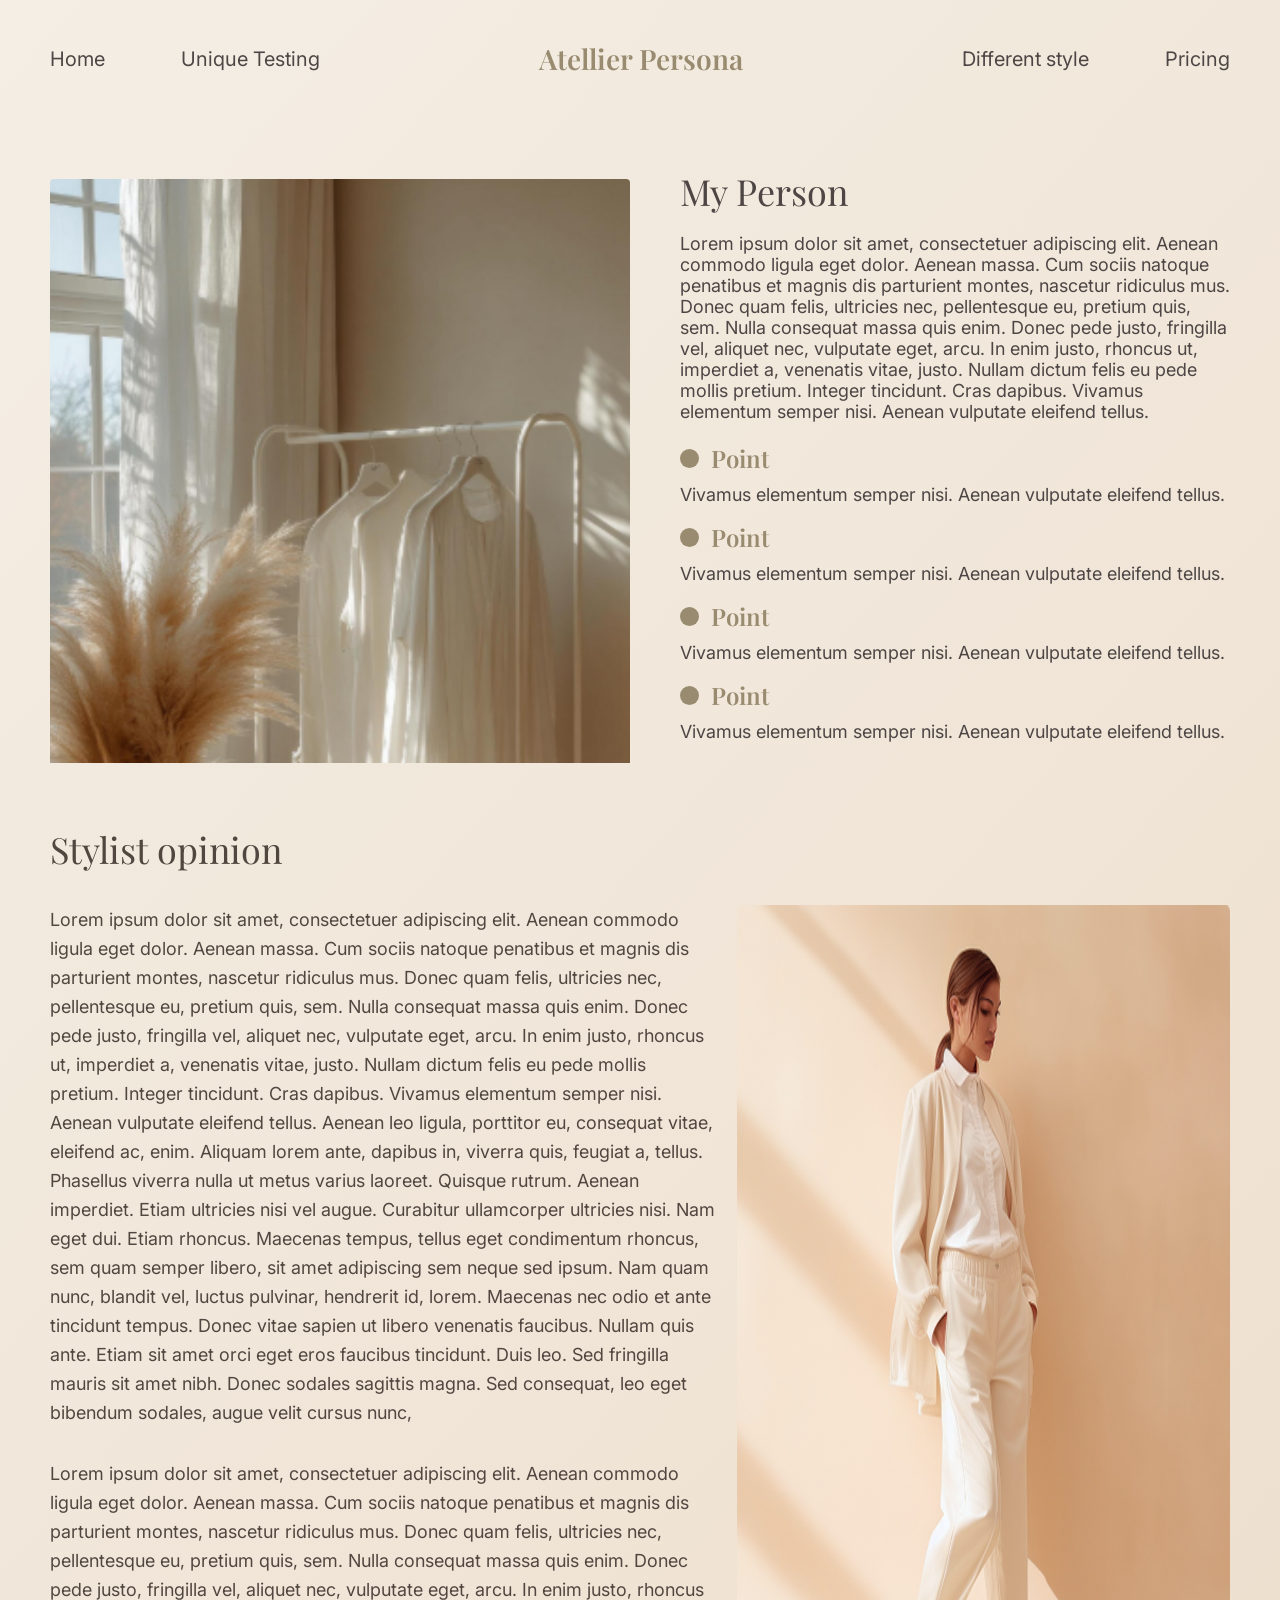
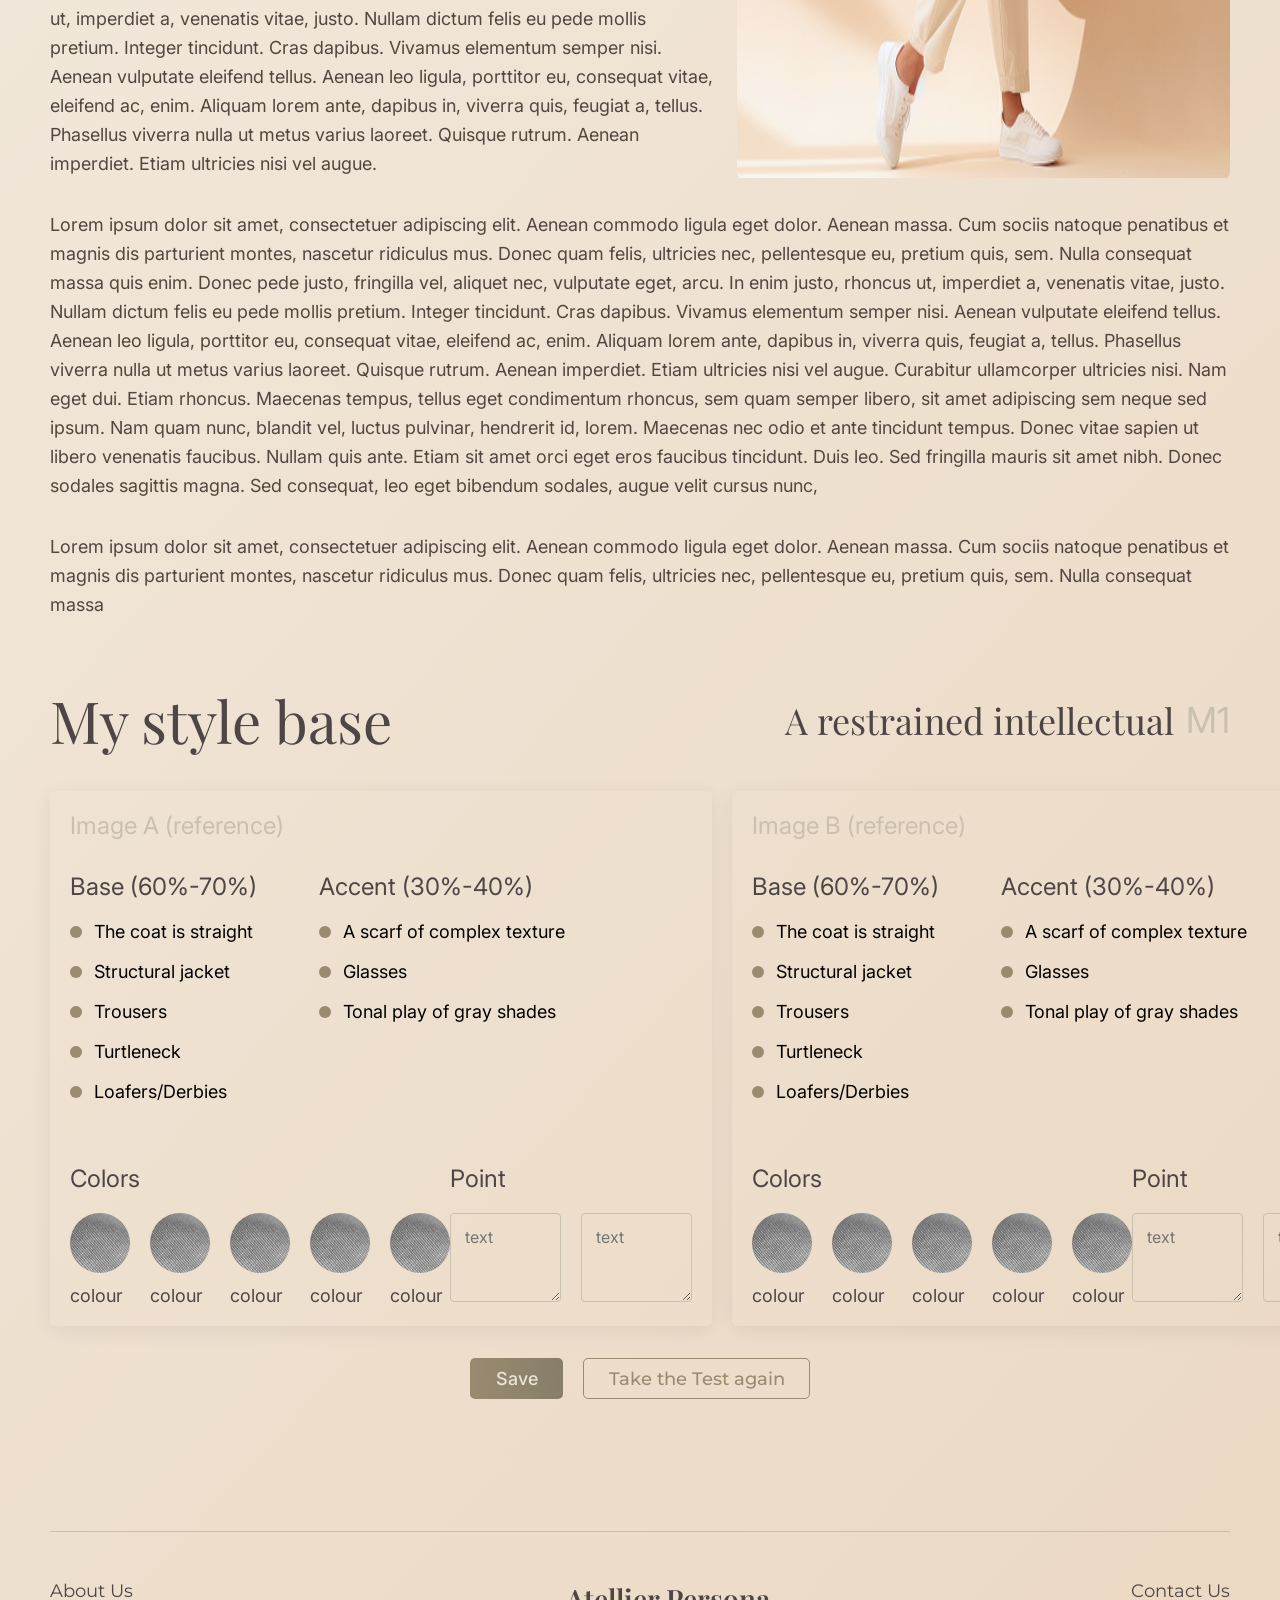
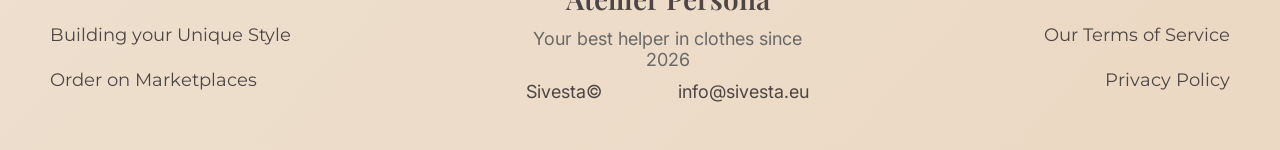
<file: test-result.html>
<html lang="en">
<head>
    <meta charset="UTF-8">
    <meta name="viewport" content="width=device-width, initial-scale=1.0">
    <title>Test Results</title>
    <link rel="stylesheet" href="/styles/main.css">
    <link rel="stylesheet" href="/styles/swiper.css">
</head>
<body>

   <header class="main-wrapper" id="header">
        <div class="header__wrap">
        <div class="header__block-left">
            <a href="/">Home</a>
            <a href="/unique_testing.html">Unique Testing</a>
        </div>
        <div class="header__block-center"><a href="/" class="main-title">Atellier Persona</a></div>
        <div class="header__block-right">
            <a href="/my-style-base.html">Different style</a>
            <a href="/price-list.html">Pricing</a>
        </div>
        <div class="el-mob-show">
            <img class="header__burger-1" id="header__burger-1" src="/images/icons/burger-1.svg" alt="">
            <img class="header__burger-2" id="header__burger-2" src="/images/icons/burger-2.svg" alt="">
        </div>
        </div>
        <nav class="nav-mob" id="header__nav-mob">
            <a href="/">Home</a>
            <a href="/unique_testing.html">Unique Testing</a>
            <a href="/my-style-base.html">Different style</a>
            <a href="/price-list.html">Pricing</a>
        </nav>
    </header>


    <section class="main-wrapper section-my-person section-my-person-v2">
        <div class="section-my-person__block-left">
            <img src="/images/my-person-section.png" alt="">
        </div>
        <div class="section-my-person__block-right">
            <h2>My Person</h2>
            <p class="p-18px">Lorem ipsum dolor sit amet, consectetuer adipiscing elit. Aenean commodo ligula eget dolor. Aenean massa. Cum sociis natoque penatibus et magnis dis parturient montes, nascetur ridiculus mus. Donec quam felis, ultricies nec, pellentesque eu, pretium quis, sem. Nulla consequat massa quis enim. Donec pede justo, fringilla vel, aliquet nec, vulputate eget, arcu. In enim justo, rhoncus ut, imperdiet a, venenatis vitae, justo. Nullam dictum felis eu pede mollis pretium. Integer tincidunt. Cras dapibus. Vivamus elementum semper nisi. Aenean vulputate eleifend tellus. </p>
            <div class="section-my-person__block-points">
                <div class="section-my-person__block-points__block">
                    <div class="row">
                        <div class="point-icon"></div>
                        <p>Point</p>
                    </div>
                    <p class="p-18px">Vivamus elementum semper nisi. Aenean vulputate eleifend tellus.</p>
                </div>
                <div class="section-my-person__block-points__block">
                    <div class="row">
                        <div class="point-icon"></div>
                        <p>Point</p>
                    </div>
                    <p class="p-18px">Vivamus elementum semper nisi. Aenean vulputate eleifend tellus.</p>
                </div>
                <div class="section-my-person__block-points__block">
                    <div class="row">
                        <div class="point-icon"></div>
                        <p>Point</p>
                    </div>
                    <p class="p-18px">Vivamus elementum semper nisi. Aenean vulputate eleifend tellus.</p>
                </div>
                <div class="section-my-person__block-points__block">
                    <div class="row">
                        <div class="point-icon"></div>
                        <p>Point</p>
                    </div>
                    <p class="p-18px">Vivamus elementum semper nisi. Aenean vulputate eleifend tellus.</p>
                </div>
            </div>
            <div class="section-my-person-v2__row-bottom">
                <div class="btn1">Save</div>
                <div class="btn2">Take the Test again</div>
            </div>
        </div>
    </section>
   
    <section class="section-stylist main-wrapper">
        <img class="el-mob-show" src="/images/stylist-section.png" alt="">
        <h3>Stylist opinion</h3>
        <div class="section-stylist__row1">
            <div class="txt-block">
                <p class="p-18px">
                    Lorem ipsum dolor sit amet, consectetuer adipiscing elit. Aenean commodo ligula eget dolor. Aenean massa. Cum sociis natoque penatibus et magnis dis parturient montes, nascetur ridiculus mus. Donec quam felis, ultricies nec, pellentesque eu, pretium quis, sem. Nulla consequat massa quis enim. Donec pede justo, fringilla vel, aliquet nec, vulputate eget, arcu. In enim justo, rhoncus ut, imperdiet a, venenatis vitae, justo. Nullam dictum felis eu pede mollis pretium. Integer tincidunt. Cras dapibus. Vivamus elementum semper nisi. Aenean vulputate eleifend tellus. Aenean leo ligula, porttitor eu, consequat vitae, eleifend ac, enim. Aliquam lorem ante, dapibus in, viverra quis, feugiat a, tellus. Phasellus viverra nulla ut metus varius laoreet. Quisque rutrum. Aenean imperdiet. Etiam ultricies nisi vel augue. Curabitur ullamcorper ultricies nisi. Nam eget dui. Etiam rhoncus. Maecenas tempus, tellus eget condimentum rhoncus, sem quam semper libero, sit amet adipiscing sem neque sed ipsum. Nam quam nunc, blandit vel, luctus pulvinar, hendrerit id, lorem. Maecenas nec odio et ante tincidunt tempus. Donec vitae sapien ut libero venenatis faucibus. Nullam quis ante. Etiam sit amet orci eget eros faucibus tincidunt. Duis leo. Sed fringilla mauris sit amet nibh. Donec sodales sagittis magna. Sed consequat, leo eget bibendum sodales, augue velit cursus nunc,
                </p>
                <p class="p-18px p-18px-2">
                    Lorem ipsum dolor sit amet, consectetuer adipiscing elit. Aenean commodo ligula eget dolor. Aenean massa. Cum sociis natoque penatibus et magnis dis parturient montes, nascetur ridiculus mus. Donec quam felis, ultricies nec, pellentesque eu, pretium quis, sem. Nulla consequat massa quis enim. Donec pede justo, fringilla vel, aliquet nec, vulputate eget, arcu. In enim justo, rhoncus ut, imperdiet a, venenatis vitae, justo. Nullam dictum felis eu pede mollis pretium. Integer tincidunt. Cras dapibus. Vivamus elementum semper nisi. Aenean vulputate eleifend tellus. Aenean leo ligula, porttitor eu, consequat vitae, eleifend ac, enim. Aliquam lorem ante, dapibus in, viverra quis, feugiat a, tellus. Phasellus viverra nulla ut metus varius laoreet. Quisque rutrum. Aenean imperdiet. Etiam ultricies nisi vel augue.
                </p>
            </div>
            <img class="el-pc" src="/images/stylist-section.png" alt="">
        </div>
        <p class="p-18px p-18px-3">
            Lorem ipsum dolor sit amet, consectetuer adipiscing elit. Aenean commodo ligula eget dolor. Aenean massa. Cum sociis natoque penatibus et magnis dis parturient montes, nascetur ridiculus mus. Donec quam felis, ultricies nec, pellentesque eu, pretium quis, sem. Nulla consequat massa quis enim. Donec pede justo, fringilla vel, aliquet nec, vulputate eget, arcu. In enim justo, rhoncus ut, imperdiet a, venenatis vitae, justo. Nullam dictum felis eu pede mollis pretium. Integer tincidunt. Cras dapibus. Vivamus elementum semper nisi. Aenean vulputate eleifend tellus. Aenean leo ligula, porttitor eu, consequat vitae, eleifend ac, enim. Aliquam lorem ante, dapibus in, viverra quis, feugiat a, tellus. Phasellus viverra nulla ut metus varius laoreet. Quisque rutrum. Aenean imperdiet. Etiam ultricies nisi vel augue. Curabitur ullamcorper ultricies nisi. Nam eget dui. Etiam rhoncus. Maecenas tempus, tellus eget condimentum rhoncus, sem quam semper libero, sit amet adipiscing sem neque sed ipsum. Nam quam nunc, blandit vel, luctus pulvinar, hendrerit id, lorem. Maecenas nec odio et ante tincidunt tempus. Donec vitae sapien ut libero venenatis faucibus. Nullam quis ante. Etiam sit amet orci eget eros faucibus tincidunt. Duis leo. Sed fringilla mauris sit amet nibh. Donec sodales sagittis magna. Sed consequat, leo eget bibendum sodales, augue velit cursus nunc,
        </p>
        <p class="p-18px">
            Lorem ipsum dolor sit amet, consectetuer adipiscing elit. Aenean commodo ligula eget dolor. Aenean massa. Cum sociis natoque penatibus et magnis dis parturient montes, nascetur ridiculus mus. Donec quam felis, ultricies nec, pellentesque eu, pretium quis, sem. Nulla consequat massa 
        </p>
    </section>

    <section class="main-wrapper section-my-style section-my-style-v2">
        <div class="section-my-style__row">
            <h2>My style base</h2>
            <div>
                <h3>A restrained intellectual</h3>
                <p class="section-my-style__row__p1">M1</p>
            </div>
        </div>
        <div class="section-my-style__block-row">

            <div class="section-my-style__block-row__block">
                <p class="p1-1 p-24px">Image A (reference)</p>

                <div class="row1">

                    <div class="row1__block">
                        <p class="p1 p-24px">Base (60%-70%)</p>
                        <div class="row1__block__block-points">
                            <div class="row1__block__block-points__row">
                                <div class="point-icon"></div>
                                <p class="p-18px">The coat is straight</p>
                            </div>
                            <div class="row1__block__block-points__row">
                                <div class="point-icon"></div>
                                <p class="p-18px">Structural jacket</p>
                            </div>
                            <div class="row1__block__block-points__row">
                                <div class="point-icon"></div>
                                <p class="p-18px">Trousers</p>
                            </div>
                            <div class="row1__block__block-points__row">
                                <div class="point-icon"></div>
                                <p class="p-18px">Turtleneck</p>
                            </div>
                            <div class="row1__block__block-points__row">
                                <div class="point-icon"></div>
                                <p class="p-18px">Loafers/Derbies</p>
                            </div>
                        </div>
                    </div>

                    <div class="row1__block">
                        <p class="p1 p-24px">Accent (30%-40%)</p>
                        <div class="row1__block__block-points">
                            <div class="row1__block__block-points__row">
                                <div class="point-icon"></div>
                                <p class="p-18px">A scarf of complex texture</p>
                            </div>
                            <div class="row1__block__block-points__row">
                                <div class="point-icon"></div>
                                <p class="p-18px">Glasses</p>
                            </div>
                            <div class="row1__block__block-points__row">
                                <div class="point-icon"></div>
                                <p class="p-18px">Tonal play of gray shades</p>
                            </div>
                        </div>
                    </div>

                </div>

                <div class="row2">
                    <div class="row2__block-left">
                        <p class="p1 p-24px">Colors</p>
                        <div class="row">
                            <div class="row__row1">
                            <div class="block block-1">
                                <div class="circle"></div>
                                <p class="p-18px">colour</p>
                            </div>
                            <div class="block block-2">
                                <div class="circle"></div>
                                <p class="p-18px">colour</p>
                            </div>
                            <div class="block block-3">
                                <div class="circle"></div>
                                <p class="p-18px">colour</p>
                            </div>
                            </div>
                            <div class="row__row2">
                            <div class="block block-4">
                                <div class="circle"></div>
                                <p class="p-18px">colour</p>
                            </div>
                            <div class="block block-5">
                                <div class="circle"></div>
                                <p class="p-18px">colour</p>
                            </div>
                            </div>
                        </div>
                    </div>
                    <div class="row2__block-right">
                        <p class="p1 p-24px">Point</p>
                        <div class="row">
                            <textarea placeholder="text"></textarea>
                            <textarea placeholder="text"></textarea>
                        </div>
                    </div>
                </div>

            </div>


            <div class="section-my-style__block-row__block">
                <p class="p1-1 p-24px">Image B (reference)</p>

                <div class="row1">

                    <div class="row1__block">
                        <p class="p1 p-24px">Base (60%-70%)</p>
                        <div class="row1__block__block-points">
                            <div class="row1__block__block-points__row">
                                <div class="point-icon"></div>
                                <p class="p-18px">The coat is straight</p>
                            </div>
                            <div class="row1__block__block-points__row">
                                <div class="point-icon"></div>
                                <p class="p-18px">Structural jacket</p>
                            </div>
                            <div class="row1__block__block-points__row">
                                <div class="point-icon"></div>
                                <p class="p-18px">Trousers</p>
                            </div>
                            <div class="row1__block__block-points__row">
                                <div class="point-icon"></div>
                                <p class="p-18px">Turtleneck</p>
                            </div>
                            <div class="row1__block__block-points__row">
                                <div class="point-icon"></div>
                                <p class="p-18px">Loafers/Derbies</p>
                            </div>
                        </div>
                    </div>

                    <div class="row1__block">
                        <p class="p1 p-24px">Accent (30%-40%)</p>
                        <div class="row1__block__block-points">
                            <div class="row1__block__block-points__row">
                                <div class="point-icon"></div>
                                <p class="p-18px">A scarf of complex texture</p>
                            </div>
                            <div class="row1__block__block-points__row">
                                <div class="point-icon"></div>
                                <p class="p-18px">Glasses</p>
                            </div>
                            <div class="row1__block__block-points__row">
                                <div class="point-icon"></div>
                                <p class="p-18px">Tonal play of gray shades</p>
                            </div>
                        </div>
                    </div>

                </div>

                <div class="row2">
                    <div class="row2__block-left">
                        <p class="p1 p-24px">Colors</p>
                        <div class="row">
                            <div class="row__row1">
                            <div class="block block-1">
                                <div class="circle"></div>
                                <p class="p-18px">colour</p>
                            </div>
                            <div class="block block-2">
                                <div class="circle"></div>
                                <p class="p-18px">colour</p>
                            </div>
                            <div class="block block-3">
                                <div class="circle"></div>
                                <p class="p-18px">colour</p>
                            </div>
                            </div>
                            <div class="row__row2">
                            <div class="block block-4">
                                <div class="circle"></div>
                                <p class="p-18px">colour</p>
                            </div>
                            <div class="block block-5">
                                <div class="circle"></div>
                                <p class="p-18px">colour</p>
                            </div>
                            </div>
                        </div>
                    </div>
                    <div class="row2__block-right">
                        <p class="p1 p-24px">Point</p>
                        <div class="row">
                            <textarea placeholder="text"></textarea>
                            <textarea placeholder="text"></textarea>
                        </div>
                    </div>
                </div>

            </div>


        </div>

        <div class="section-my-person-v2__row-bottom">
            <div class="btn1">Save</div>
            <div class="btn2">Take the Test again</div>
        </div>

    </section>
   
    <footer class="main-wrapper">
        <div class="footer__block footer__block-1">
            <a href="/">About Us</a>
            <a href="/unique_testing.html">Building your Unique Style</a>
            <a href="/price-list.html">Order on Marketplaces</a>
        </div>
        <div class="footer__block footer__block-2">
            <p class="main-title">Atellier Persona</p>
            <p class="p-18px footer__block-2__p1">Your best helper in clothes since 2026</p>
            <div class="footer__block-2__row">
                <p class="p-18px">Sivesta©</p>
                <p class="p-18px">info@sivesta.eu</p>
            </div>
        </div>
        <div class="footer__block footer__block-3">
            <a href="/">Contact Us</a>
            <a href="/price-list.html">Our Terms of Service</a>
            <a class="footer__block-3__a-3" href="/">Privacy Policy</a>
        </div>
    </footer>

    <script src="/js/main.js"></script>
    <script src="/js/swiper.js"></script>
    
</body>
</html>
</file>
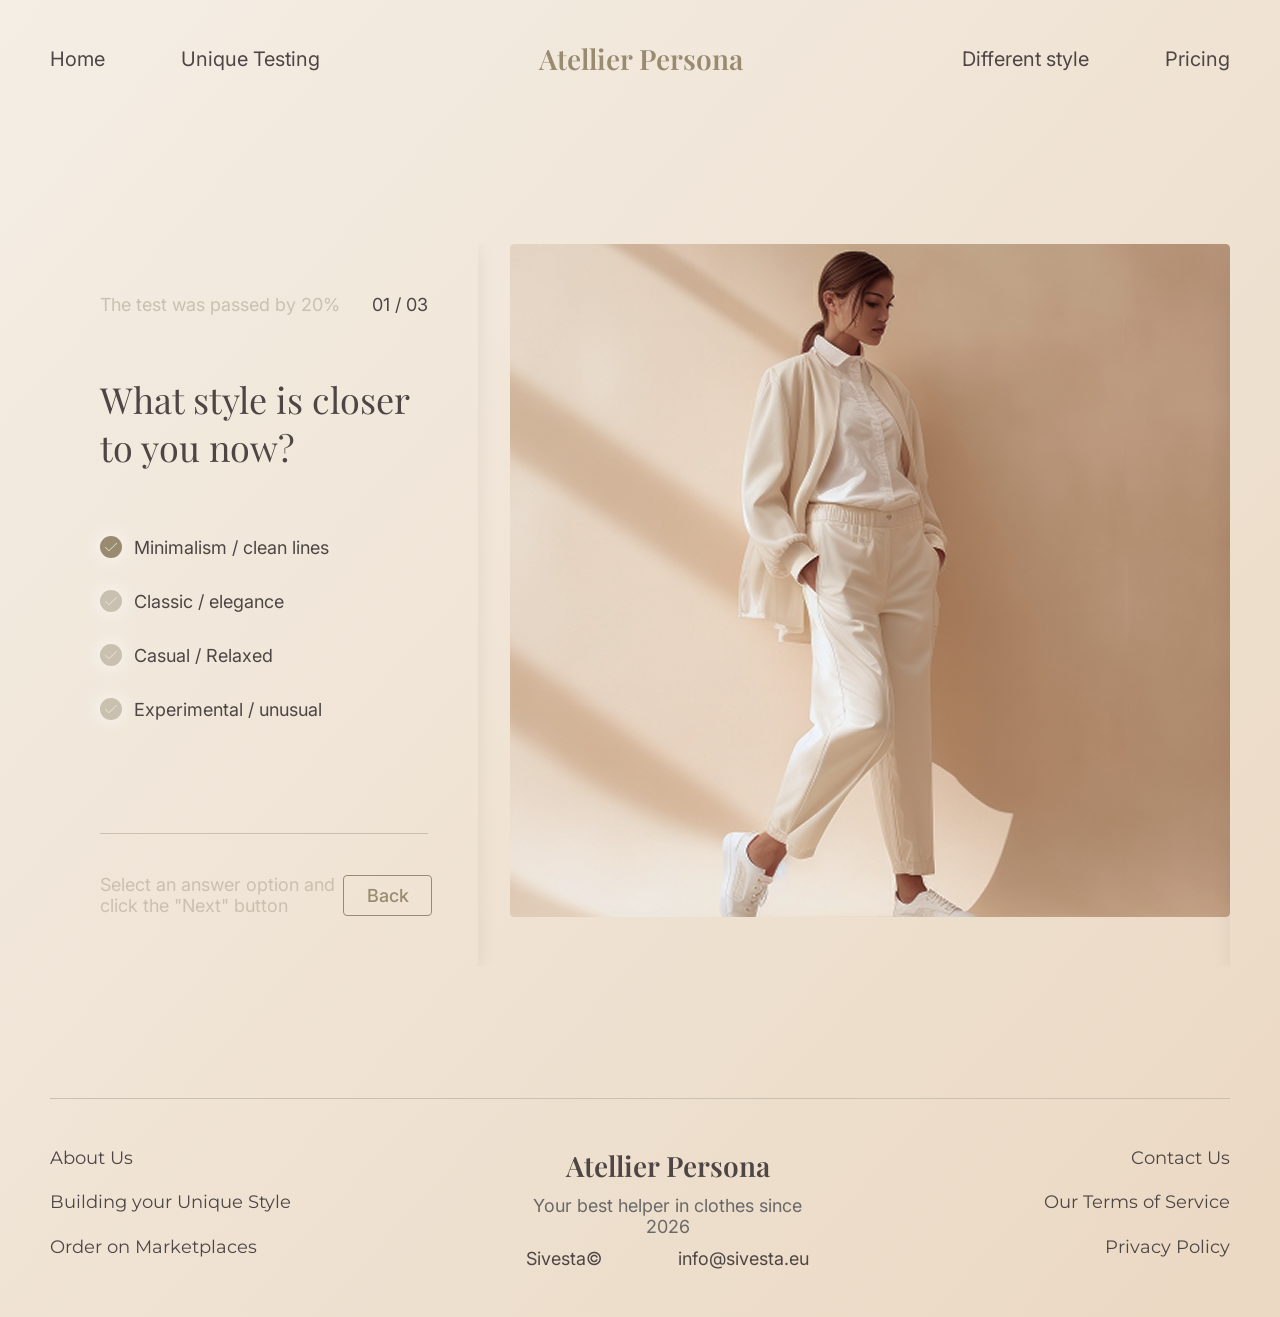
<file: unique_testing.html>
<html lang="en">
<head>
    <meta charset="UTF-8">
    <meta name="viewport" content="width=device-width, initial-scale=1.0">
    <title>Unique Testing</title>
    <link rel="stylesheet" href="/styles/main.css">
    <link rel="stylesheet" href="/styles/swiper.css">
</head>
<body>

    <header class="main-wrapper" id="header">
        <div class="header__wrap">
        <div class="header__block-left">
            <a href="/">Home</a>
            <a href="/unique_testing.html">Unique Testing</a>
        </div>
        <div class="header__block-center"><a href="/" class="main-title">Atellier Persona</a></div>
        <div class="header__block-right">
            <a href="/my-style-base.html">Different style</a>
            <a href="/price-list.html">Pricing</a>
        </div>
        <div class="el-mob-show">
            <img class="header__burger-1" id="header__burger-1" src="/images/icons/burger-1.svg" alt="">
            <img class="header__burger-2" id="header__burger-2" src="/images/icons/burger-2.svg" alt="">
        </div>
        </div>
        <nav class="nav-mob" id="header__nav-mob">
            <a href="/">Home</a>
            <a href="/unique_testing.html">Unique Testing</a>
            <a href="/my-style-base.html">Different style</a>
            <a href="/price-list.html">Pricing</a>
        </nav>
    </header>


   <!-- <section class="section-unique-testing main-wrapper">
        <div class="section-unique-testing__block-left">
            <div class="section-unique-testing__row-top">
                <p class="p-18px">The test was passed by 20%</p>
            </div>
            <p class="section-unique-testing__title">What style is closer to you now?</p>
            <div class="section-unique-testing__block-points">
                <div class="section-unique-testing__block-points__row">
                    <div class="icon-point"></div>
                    <p class="p-18px">Minimalism / clean lines</p>
                </div>
                <div class="section-unique-testing__block-points__row">
                    <div class="icon-point"></div>
                    <p class="p-18px">Classic / elegance</p>
                </div>
                <div class="section-unique-testing__block-points__row">
                    <div class="icon-point"></div>
                    <p class="p-18px">Casual / Relaxed</p>
                </div>
                <div class="section-unique-testing__block-points__row">
                    <div class="icon-point"></div>
                    <p class="p-18px">Experimental / unusual</p>
                </div>
            </div>
            <div class="section-unique-testing__row-bottom">
                <p class="p-18px">Select an answer option and click the "Next" button</p>
                <div class="btn p-18px">Back</div>
            </div>
        </div>
        <div class="section-unique-testing__block-right">
            <img src="/images/unique-testing-section.png" alt="">
        </div>
    </section>  -->

    <div class="swiper el-pc">
  <div class="swiper-wrapper">
    <div class="swiper-slide">
<section class="section-unique-testing main-wrapper">
        <div class="section-unique-testing__block-left">
            <div class="section-unique-testing__row-top">
                <p class="p-18px">The test was passed by 20%</p>
                <div class="slide-counter"></div>
            </div>
            <p class="section-unique-testing__title">What style is closer to you now?</p>
            <div class="section-unique-testing__block-points">
                <div class="section-unique-testing__block-points__row">
                    <div class="icon-point icon-point-active"><img src="/images/galka-icon.svg" alt=""></div>
                    <p class="p-18px">Minimalism / clean lines</p>
                </div>
                <div class="section-unique-testing__block-points__row">
                    <div class="icon-point"><img src="/images/galka-icon.svg" alt=""></div>
                    <p class="p-18px">Classic / elegance</p>
                </div>
                <div class="section-unique-testing__block-points__row">
                    <div class="icon-point"><img src="/images/galka-icon.svg" alt=""></div>
                    <p class="p-18px">Casual / Relaxed</p>
                </div>
                <div class="section-unique-testing__block-points__row">
                    <div class="icon-point"><img src="/images/galka-icon.svg" alt=""></div>
                    <p class="p-18px">Experimental / unusual</p>
                </div>
            </div>
            <div class="section-unique-testing__row-bottom">
                <p class="p-18px">Select an answer option and click the "Next" button</p>
                <div class="btn p-18px swiper-button-prev">Back</div>
            </div>
        </div>
        <div class="section-unique-testing__block-right">
            <img src="/images/unique-testing-section.png" alt="">
        </div>
    </section>
    </div>
    <div class="swiper-slide">
<section class="section-unique-testing main-wrapper">
        <div class="section-unique-testing__block-left">
            <div class="section-unique-testing__row-top">
                <p class="p-18px">The test was passed by 20%</p>
                <div class="slide-counter"></div>
            </div>
            <p class="section-unique-testing__title">What style is closer to you now?</p>
            <div class="section-unique-testing__block-points">
                <div class="section-unique-testing__block-points__row">
                    <div class="icon-point icon-point-active"><img src="/images/galka-icon.svg" alt=""></div>
                    <p class="p-18px">Minimalism / clean lines</p>
                </div>
                <div class="section-unique-testing__block-points__row">
                    <div class="icon-point"><img src="/images/galka-icon.svg" alt=""></div>
                    <p class="p-18px">Classic / elegance</p>
                </div>
                <div class="section-unique-testing__block-points__row">
                    <div class="icon-point"><img src="/images/galka-icon.svg" alt=""></div>
                    <p class="p-18px">Casual / Relaxed</p>
                </div>
                <div class="section-unique-testing__block-points__row">
                    <div class="icon-point"><img src="/images/galka-icon.svg" alt=""></div>
                    <p class="p-18px">Experimental / unusual</p>
                </div>
            </div>
            <div class="section-unique-testing__row-bottom">
                <p class="p-18px">Select an answer option and click the "Next" button</p>
                <div class="btn p-18px swiper-button-prev">Back</div>
            </div>
        </div>
        <div class="section-unique-testing__block-right">
            <img src="/images/unique-testing-section.png" alt="">
        </div>
    </section>
    </div>
    <div class="swiper-slide">
<section class="section-unique-testing main-wrapper">
        <div class="section-unique-testing__block-left">
            <div class="section-unique-testing__row-top">
                <p class="p-18px">The test was passed by 20%</p>
                <div class="slide-counter"></div>
            </div>
            <p class="section-unique-testing__title">What style is closer to you now?</p>
            <div class="section-unique-testing__block-points">
                <div class="section-unique-testing__block-points__row">
                    <div class="icon-point icon-point-active"><img src="/images/galka-icon.svg" alt=""></div>
                    <p class="p-18px">Minimalism / clean lines</p>
                </div>
                <div class="section-unique-testing__block-points__row">
                    <div class="icon-point"><img src="/images/galka-icon.svg" alt=""></div>
                    <p class="p-18px">Classic / elegance</p>
                </div>
                <div class="section-unique-testing__block-points__row">
                    <div class="icon-point"><img src="/images/galka-icon.svg" alt=""></div>
                    <p class="p-18px">Casual / Relaxed</p>
                </div>
                <div class="section-unique-testing__block-points__row">
                    <div class="icon-point"><img src="/images/galka-icon.svg" alt=""></div>
                    <p class="p-18px">Experimental / unusual</p>
                </div>
            </div>
            <div class="section-unique-testing__row-bottom">
                <p class="p-18px">Select an answer option and click the "Next" button</p>
                <div class="btn p-18px swiper-button-prev">Back</div>
            </div>
        </div>
        <div class="section-unique-testing__block-right">
            <img src="/images/unique-testing-section.png" alt="">
        </div>
    </section>
    </div>
  </div>
  <!-- Если нужна пагинация -->
  <!--<div class="swiper-pagination"></div>-->
  <!-- Если нужны кнопки навигации -->
  <!-- <div class="swiper-button-prev"></div>
  <div class="swiper-button-next"></div> -->
  <!-- Если нужен скроллбар -->
  <!-- <div class="swiper-scrollbar"></div> -->
</div>


    <div class="swiper el-mob-show section-unique-testing-wrapper-mob">
  <div class="swiper-wrapper">
    <div class="swiper-slide">
<section class="section-unique-testing main-wrapper">
        <div class="section-unique-testing__block-left">
            <div class="section-unique-testing__row-top">
                <p class="p-18px">The test was passed by 20%</p>
                <div class="slide-counter"></div>
            </div>
            <img src="/images/unique-testing-section.png" alt="">
            <p class="section-unique-testing__title">What style is closer to you now?</p>
            <div class="section-unique-testing__block-points">
                <div class="section-unique-testing__block-points__row">
                    <div class="icon-point icon-point-active"><img src="/images/galka-icon.svg" alt=""></div>
                    <p class="p-18px">Minimalism / clean lines</p>
                </div>
                <div class="section-unique-testing__block-points__row">
                    <div class="icon-point"><img src="/images/galka-icon.svg" alt=""></div>
                    <p class="p-18px">Classic / elegance</p>
                </div>
                <div class="section-unique-testing__block-points__row">
                    <div class="icon-point"><img src="/images/galka-icon.svg" alt=""></div>
                    <p class="p-18px">Casual / Relaxed</p>
                </div>
                <div class="section-unique-testing__block-points__row">
                    <div class="icon-point"><img src="/images/galka-icon.svg" alt=""></div>
                    <p class="p-18px">Experimental / unusual</p>
                </div>
            </div>
            <div class="section-unique-testing__row-bottom">
                <p class="p-18px">Select an answer option and click the "Next" button</p>
                <div class="btn p-18px swiper-button-prev">Back</div>
            </div>
        </div>
        <div class="section-unique-testing__block-right">
            
        </div>
    </section>
    </div>
    <div class="swiper-slide">
<section class="section-unique-testing main-wrapper">
        <div class="section-unique-testing__block-left">
            <div class="section-unique-testing__row-top">
                <p class="p-18px">The test was passed by 20%</p>
                <div class="slide-counter"></div>
            </div>
            <img src="/images/unique-testing-section.png" alt="">
            <p class="section-unique-testing__title">What style is closer to you now?</p>
            <div class="section-unique-testing__block-points">
                <div class="section-unique-testing__block-points__row">
                    <div class="icon-point icon-point-active"><img src="/images/galka-icon.svg" alt=""></div>
                    <p class="p-18px">Minimalism / clean lines</p>
                </div>
                <div class="section-unique-testing__block-points__row">
                    <div class="icon-point"><img src="/images/galka-icon.svg" alt=""></div>
                    <p class="p-18px">Classic / elegance</p>
                </div>
                <div class="section-unique-testing__block-points__row">
                    <div class="icon-point"><img src="/images/galka-icon.svg" alt=""></div>
                    <p class="p-18px">Casual / Relaxed</p>
                </div>
                <div class="section-unique-testing__block-points__row">
                    <div class="icon-point"><img src="/images/galka-icon.svg" alt=""></div>
                    <p class="p-18px">Experimental / unusual</p>
                </div>
            </div>
            <div class="section-unique-testing__row-bottom">
                <p class="p-18px">Select an answer option and click the "Next" button</p>
                <div class="btn p-18px swiper-button-prev">Back</div>
            </div>
        </div>
        <div class="section-unique-testing__block-right">
            
        </div>
    </section>
    </div>
    <div class="swiper-slide">
<section class="section-unique-testing main-wrapper">
        <div class="section-unique-testing__block-left">
            <div class="section-unique-testing__row-top">
                <p class="p-18px">The test was passed by 20%</p>
                <div class="slide-counter"></div>
            </div>
            <img src="/images/unique-testing-section.png" alt="">
            <p class="section-unique-testing__title">What style is closer to you now?</p>
            <div class="section-unique-testing__block-points">
                <div class="section-unique-testing__block-points__row">
                    <div class="icon-point icon-point-active"><img src="/images/galka-icon.svg" alt=""></div>
                    <p class="p-18px">Minimalism / clean lines</p>
                </div>
                <div class="section-unique-testing__block-points__row">
                    <div class="icon-point"><img src="/images/galka-icon.svg" alt=""></div>
                    <p class="p-18px">Classic / elegance</p>
                </div>
                <div class="section-unique-testing__block-points__row">
                    <div class="icon-point"><img src="/images/galka-icon.svg" alt=""></div>
                    <p class="p-18px">Casual / Relaxed</p>
                </div>
                <div class="section-unique-testing__block-points__row">
                    <div class="icon-point"><img src="/images/galka-icon.svg" alt=""></div>
                    <p class="p-18px">Experimental / unusual</p>
                </div>
            </div>
            <div class="section-unique-testing__row-bottom">
                <p class="p-18px">Select an answer option and click the "Next" button</p>
                <div class="btn p-18px swiper-button-prev">Back</div>
            </div>
        </div>
        <div class="section-unique-testing__block-right">
           
        </div>
    </section>
    </div>
  </div>
  <!-- Если нужна пагинация -->
  <!--<div class="swiper-pagination"></div>-->
  <!-- Если нужны кнопки навигации -->
  <!-- <div class="swiper-button-prev"></div>
  <div class="swiper-button-next"></div> -->
  <!-- Если нужен скроллбар -->
  <!-- <div class="swiper-scrollbar"></div> -->
</div>

   
    <footer class="main-wrapper">
        <div class="footer__block footer__block-1">
            <a href="/">About Us</a>
            <a href="/unique_testing.html">Building your Unique Style</a>
            <a href="/price-list.html">Order on Marketplaces</a>
        </div>
        <div class="footer__block footer__block-2">
            <p class="main-title">Atellier Persona</p>
            <p class="p-18px footer__block-2__p1">Your best helper in clothes since 2026</p>
            <div class="footer__block-2__row">
                <p class="p-18px">Sivesta©</p>
                <p class="p-18px">info@sivesta.eu</p>
            </div>
        </div>
        <div class="footer__block footer__block-3">
            <a href="/">Contact Us</a>
            <a href="/price-list.html">Our Terms of Service</a>
            <a class="footer__block-3__a-3" href="/">Privacy Policy</a>
        </div>
    </footer>

    <script src="/js/main.js"></script>
    <script src="/js/swiper.js"></script>
    
</body>
</html>
</file>
<file: styles/main.css>
@import url('https://fonts.googleapis.com/css2?family=Inter:ital,opsz,wght@0,14..32,100..900;1,14..32,100..900&display=swap');
@import url('https://fonts.googleapis.com/css2?family=Playfair+Display:ital,wght@0,400..900;1,400..900&display=swap');
@import url('https://fonts.googleapis.com/css2?family=Montserrat:ital,wght@0,100..900;1,100..900&display=swap');
@import url('https://fonts.googleapis.com/css2?family=Parisienne&display=swap');

* {
    margin: 0;
    padding: 0;
}
.display-flex-pc-mob-block {
    display: flex !important;
}
a {
    text-decoration: none;
}
.all-btn {
    display: flex;
    align-items: center;
    justify-content: center;
    width: 326px;
    height: 62px;
    border-radius: 4px;
    background: linear-gradient(91.57deg, #998B70 -0.72%, #877E68 100%);
    color: #E9E4D6;
    font-size: 20px;
    font-weight: 500;
    text-align: center;
     font-family: "Montserrat", sans-serif;
}
body, html {
    background-color: #D6CCCA;
    background: linear-gradient(132.05deg, #F4EEE5 0%, #EBD9C4 95.17%);
    overflow-x: hidden;
}
.main-wrapper {
    max-width: 1520px;
    margin: 0 auto;
}
header {
    display: flex;
    justify-content: space-between;
    padding: 40px 0;
    align-items: center;
}
.header__block-left,
.header__block-right {
    display: flex;
    gap: 76px;
}
header a {
    font-family: inter;
    font-weight: 400;
    font-size: 20px;
    color: #4D4645;
}
.main-title {
    font-family: "Playfair Display", serif;
    font-weight: 600;
    font-size: 28px;
    color: #998B70;
}

.main-section {
  position: relative;
  overflow: hidden;
}
.main-section img {
 width: 100%;
}
.main-section__block {
    position: absolute;
    padding: 145px 74px;
    padding-bottom: 180px;
    padding-right: 60px;
    max-width: 599px;
    bottom: -140px;
    margin: 0 auto;
    background-color: #EFE5E191;
    z-index: 2;
    left: 50%;
    transform: translateX(-50%);
    border-radius: 50%;
    backdrop-filter: blur(6px);
}
.main-section h1 {
    font-family: "Playfair Display", serif;
    font-size: 78px;
    font-weight: 400;
    text-align: center;
    color: #4D4645;
}
.main-section__h1-2 {
    font-style: Italic;
    margin-top: -20px;
}
.main-section p {
    font-size: 18px;
    font-weight: 400;
    text-align: center;
    margin: 32px 0;
    color: #4D4645;
}
.main-section .all-btn {
    margin: 0 auto;
}

.el-mob-show {
    display: none;
}
.header__wrap {
    width: 100%;
    display: flex;
    justify-content: space-between;
    align-items: center;
}
.nav-mob {
    display: none;
}

.section-works {
    position: relative;
    margin-top: 132px;
}
.section-works__decor-polosa {
    position: absolute;
    top: 38px;
    width: 300%;
    left: -100%;
    height: 1px;
    background-color: #D6CCCA;
    z-index: 0;
}
.section-works__p1 {
    font-family: 'inter';
    font-weight: 500;
    font-size: 20px;
    color: #CAC0B0;
    text-align: center;
}
h2 {
    font-family: "Playfair Display", serif;
    font-size: 58px;
    font-weight: 400;
    color: #4D4645;
    text-align: center;
    margin-top: 20px;
    margin-top: 0;
}
.section-works__row {
    position: relative;
    display: grid;
    grid-template-columns: 1fr 1fr 1fr 1fr;
    gap: 90px;
    margin-top: 50px;
}
.section-works__row__block {
    position: relative;
    z-index: 2;
}
.section-works__row__block__num {
    font-family: 'Inter';
    width: 78px;
    height: 78px;
    display: flex;
    align-items: center;
    justify-content: center;
    border-radius: 50%;
    background: linear-gradient(91.57deg, #998B70 -0.72%, #877E68 100%);
    font-size: 28px;
    font-weight: 600;
    color: #E9E4D6;
    margin-bottom: 32px;
}
.section-works .p-24 {
    color: #4D4645;
}
.p-24px {
    font-family: 'Inter';
    font-size: 24px;
    font-weight: 400;
}
.p-18px {
    font-family: 'Inter';
    font-size: 18px;
    font-weight: 400;
}
.section-works .p-18px {
    color: #4D4645;
    margin-top: 20px;
}
.section-result {
    margin-top: 132px;
}
.section-result__row-top {
    display: flex;
    justify-content: space-between;
    align-items: flex-end;
}
.section-result__row {
    display: grid;
    grid-template-columns: 1fr 1fr 1fr 1fr;
    gap: 20px;
    margin-top: 50px;
}
.section-result__row__block {
    box-shadow: 0px 4px 20px 0px #00000012;
    padding-bottom: 20px;
    border-radius: 4px;
}
.section-result__row__block .p-24px {
    color: #4D4645;
    margin-top: 20px;
    margin-bottom: 30px;
}
.section-result__row__block .p-18px {
    color: #4D4645;
}
.section-result__row__block__block-txt {
    padding: 0 20px;
}
.section-result__row__block__p1 {
    font-size: 16px;
    font-weight: 500;
    color: #CAC0B0;
    font-family: "Montserrat", sans-serif;
    margin-top: 12px;
    text-align: right;
}

.section-why-us {
        margin-top: 132px;
    }
    .section-why-us__row {
        display: grid;
        grid-template-columns: 1fr 1fr 1fr 1fr;
        gap: 20px;
        margin-top: 50px;
    }
    .section-why-us__block {
        position: relative;
        border-radius: 4px;
        box-shadow: 0px 4px 20px 0px #00000012;
        padding: 20px;
    }
    .section-why-us__block__icon {
        position: absolute;
        right: 20px;
        top: 20px;
        width: 19px;
        height: 19px;
        border-radius: 50%;
        background-color: #998B70;
    }
    .section-why-us__block .p-24px {
        font-family: "Playfair Display", serif;
        color: #998B70;
        margin-top: 64px;
        margin-bottom: 20px;
    }
    .section-why-us__block .p-18px {
        color: #4D4645;
    }

    .section-begin {
        position: relative;
        width: 100%;
        height: 556px;
        overflow: hidden;
       /* background-image: url(/images/section-begin.jpg); */
        margin-top: 132px;
    }
    .section-begin-fon {
        width: 100%;
        height: 100%;
        position: absolute;
        opacity: 1;
        z-index: 2;
        background: linear-gradient(0deg, rgba(233, 228, 214, 0.2), rgba(233, 228, 214, 0.2)),
linear-gradient(87.57deg, #EEE2E0 8.16%, rgba(238, 226, 224, 0) 90.22%);
    }
    .section-begin-fon-img {
        position: absolute;
        width: 100%;
        height: 100%;
        height: auto;
        z-index: 1;
    }
    .section-begin__block {
        position: relative;
        z-index: 2;
        padding-top: 180px;
        margin-left: 89px;
        max-width: 410px;
    }

    .section-begin h2 {
        text-align: left;
    }

    .section-begin__desc {
        color: #4D4645;
        margin: 25px 0;
    }


footer {
    display: flex;
    justify-content: space-between;
    margin-top: 132px !important;
    padding: 48px 0;
    border-top: 1px solid #CAC0B0;
}
footer a {
    font-family: Montserrat;
    font-size: 18px;
    color: #4D4645;
}
.footer__block {
    display: grid;
    gap: 11px;
}
footer .main-title {
    color: #4D4645;
    text-align: center;
}
.footer__block-2__p1 {
    max-width: 283px;
    color: #696969;
    text-align: center;
}
.footer__block-2 {
}
.footer__block-2__row {
    display: flex;
    justify-content: space-between;
    align-items: center;
}
.footer__block-2__row p {
    color: #4D4645;
}
.footer__block-3 {
    text-align: right;
}

.section-unique-testing {
    margin-top: 127px;
    margin-top: 0;
    display: flex;
    gap: 32px;
}
.section-unique-testing__block-left {
    width: 100%;
    box-shadow: 0px 4px 20px 0px #00000012;
    border-radius: 4px;
    padding: 50px;
}
.section-unique-testing__block-right {

}
.section-unique-testing__block-right img {
    border-radius: 4px;
}
.section-unique-testing__row-top {
    display: flex;
    align-items: center;
    justify-content: space-between;
}
.section-unique-testing__row-top .p-18px {
    color: #CAC0B0;
}
.section-unique-testing__title {
    font-family: "Playfair Display", serif;
    font-weight: 400;
    font-size: 36px;
    color: #4D4645;
    margin-top: 60px;
}
.section-unique-testing__block-points {
    display: grid;
    margin-top: 65px;
    gap: 32px;
}
.section-unique-testing__block-points__row {
    display: flex;
    align-items: center;
    gap: 12px;
}
.section-unique-testing__block-points__row .icon-point {
    width: 22px;
    height: 22px;
    border-radius: 50%;
    background: #CAC0B0;
    display: flex;
    align-items: center;
    justify-content: center;
    box-shadow: 0px 0px 20px 0px #FFFFFFE3;
}
.section-unique-testing__block-points__row p {
    color: #4D4645;
}
.section-unique-testing__row-bottom {
    margin-top: 113px;
    display: flex;
    justify-content: space-between;
    align-items: center;
    border-top: 1px solid #CAC0B0;
    padding-top: 40px;
}
.section-unique-testing__row-bottom p {
    color: #CAC0B0;
    max-width: 239px;
}
.section-unique-testing__row-bottom .btn {
    width: 94px;
    height: 39px;
    border-radius: 4px;
    display: flex;
    align-items: center;
    justify-content: center;
    text-align: center;
    font-weight: 500;
    border: 1px solid #998B70;
    color: #998B70;
}
.section-unique-testing__block-points__row .icon-point-active {
    background-color: #998B70;
}

.swiper {
    position: relative;
    margin-top: 127px;
}
.swiper-pagination {
   /* top: 0 !important; */
}

.slide-counter {
    font-family: Inter;
    font-size: 18px;
    color: #4D4645;
}

.swiper-button-prev {
    position: relative !important;
    margin: 0 !important;
}
.swiper-button-prev svg {
    display: none !important;
}
.swiper.el-mob-show {
    display: none !important;
}

.main-nav {
    display: flex;
    align-items: center;
    margin-top: 0px;
    gap: 12px;
}
.main-nav p,
.main-nav a {
    font-family: Inter;
    font-size: 16px;
    color: #CAC0B0;
}
.section-my-person {
    display: flex;
    margin-top: 62px;
    max-height: 584px;
    overflow: hidden;
    gap: 50px;
}
.section-my-person__block-left {
    width: 580px;
    min-width: 580px;
}
.section-my-person__block-left img {
    width: 100%;
    border-radius: 4px;
}
.section-my-person h2 {
    text-align: left;
    color: #4D4645;
    margin-top: -22px;
}
.section-my-person .p-18px {
    color: #4D4645;
    margin-top: 18px;
}
.section-my-person__block-points {
    display: grid;
    margin-top: 65px;
    gap: 16px;
}
.section-my-person__block-points .row {
    display: flex;
    align-items: center;
    gap: 12px;
}
.section-my-person__block-points .row .point-icon {
    width: 19px;
    height: 19px;
    border-radius: 50%;
    background-color: #998B70;
}
.section-my-person__block-points .row p {
    font-size: 24px;
    font-weight: 600;
    color: #998B70;
    font-family: "Playfair Display", serif;
    margin: 0;
}
.section-my-person__block-points .p-18px {
    margin-top: 10px;
}

.section-my-style {
    margin-top: 32px;
}
.section-my-style__row {
    display: flex;
    justify-content: space-between;
    align-items: center;
}
.section-my-style__row div {
    display: flex;
    gap: 12px;
    align-items: center;
}
.section-my-style__row div h3,
.section-my-style__row div p {
    font-size: 36px;
    font-family: "Playfair Display", serif;
    font-weight: 400;
}
.section-my-style__row div h3 {
    color: #4D4645;
}
.section-my-style__row div p {
    font-family: Inter;
    color: #CAC0B0;
}

.section-my-style__block-row {
    display: grid;
    grid-template-columns: 1fr 1fr;
    gap: 20px;
    margin-top: 32px;
}
.section-my-style__block-row__block {
    padding: 20px;
    border-radius: 5px;
    box-shadow: 0px 4px 20px 0px #00000012;
}
.section-my-style__block-row__block .p-24px {
    font-family: Inter;
    color: #CAC0B0;
} 
.section-my-style__block-row__block .row1 {
    display: flex;
    gap: 62px;
    margin-top: 32px;
}
.section-my-style__block-row__block .row1__block .p-24px {
    color: #4D4645;
}

.section-my-style__block-row__block .row1__block__block-points {
    display: grid;
    gap: 19px;
    margin-top: 20px;
}

.section-my-style__block-row__block .row1__block__block-points__row {
    display: flex;
    align-items: center;
    gap: 12px;
}

.section-my-style__block-row__block .row1__block__block-points__row .point-icon {
    width: 12px;
    height: 12px;
    border-radius: 50%;
    background-color: #998B70;
}

.section-my-style__block-row__block .row2 {
    display: flex;
    justify-content: space-between;
    margin-top: 62px;
}

.section-my-style__block-row__block .row2 .p-24px {
    color: #4D4645;
}

.section-my-style__block-row__block .row2__block-left .row {
   display: flex;
   margin-top: 20px;
   gap: 20px; 
}
.section-my-style__block-row__block .row2__block-left .row .row__row1,
.section-my-style__block-row__block .row2__block-left .row .row__row2 {
    display: flex;
    gap: 20px;
}

.section-my-style__block-row__block .row2__block-left .circle {
    width: 60px;
    height: 60px;
    border-radius: 50%;
    background-color: #000;
    background-image: url(/images/decor-fon1.png);
}

.section-my-style__block-row__block .row2__block-left .block p {
    color: #4D4645;
    margin-top: 12px;
}

.section-my-style__block-row__block .row2__block-right .row {
    display: flex;
    justify-content: space-between;
    gap: 20px;
    margin-top: 20px;
}

.section-my-style__block-row__block .row2__block-right .row textarea {
    height: 89px;
    border-radius: 4px;
    border: 1px solid #CAC0B0;
    outline: none;
    font-family: Inter;
    font-size: 16px;
    color: #4D4645;
    display: block;
    max-width: 111px;
    background-color: #ffffff00;
    padding-top: 12.5px;
    padding-left: 13.5px;
}
.section-my-style__block-row__block .row2__block-right {

}
.section-my-style__block-row__block .row2__block-right {

}

.section-price-list {
    margin-top: 63px;
}
.section-price-list h2 {
    text-align: center;
}
.section-price-list__row {
    display: flex;
    gap: 21px;
    margin-top: 71px;
}
.section-price-list__row__block {
    border-radius: 5px;
    box-shadow: 0px 4px 20px 0px #00000012;
    width: 100%;
    padding-bottom: 20px;
    display: grid;
}
.section-price-list__row__block .num {
    background: linear-gradient(91.57deg, #998B70 -0.72%, #877E68 100%);
    width: 78px;
    height: 78px;
    border-radius: 50%;
    display: flex;
    align-items: center;
    justify-content: center;
    font-size: 28px;
    font-weight: 600;
    font-family: Inter;
    color: #E9E4D6;
    margin: 0 auto;
    margin-top: -36px;
}
.section-price-list__row__block p {
    text-align: center;
}
.section-price-list__row__block .p-24px {
    color: #4D4645;
    text-align: center;
    margin: 0 auto;
    margin-top: 20px;
}
.section-price-list__row__block .block-puncts {
    max-width: 365px;
    margin: 0 auto;
    margin-top: 32px;
}
.section-price-list__row__block .block-puncts__point-icon {
    width: 12px;
    height: 12px;
    border-radius: 50%;
    background-color: #998B70;
    margin: 0 auto;
    margin-bottom: 12px;
}
.section-price-list__row__block  .block-puncts .p-18px {
    color: #4D4645;
    margin-bottom: 20px;
}
.section-price-list__row__block .block-bottom .p-24px {
    color: #998B70;
}
.section-price-list__row__block  .block-bottom .all-btn {
    margin: 0 auto;
    margin-top: 20px;
}
.section-price-list__row__block .block-bottom {
    margin-top: auto;
    padding-top: 20px;
}
.section-price-list__row__block .p-24px-2 {
    color: #CAC0B0;
}
.section-price-list__row__block-3 {
    background: linear-gradient(91.57deg, #998B70 -0.72%, #877E68 100%);
}
.section-price-list__row__block-3 .num {
    background: linear-gradient(170.25deg, #998B70 -34.63%, #E9E4D6 50.83%);
    color: #8C826A;
}
.section-price-list__row__block-3 .p-24px {
    color: #E9E4D6;
}
.section-price-list__row__block-3 .block-puncts__point-icon {
    background: #E9E4D6;
}
.section-price-list__row__block-3 .block-puncts .p-18px {
    color: #E9E4D6;
}
.section-price-list__row__block-3 .p-24px-2 {
    color: #CAC0B0;
}
.section-price-list__row__block-3 .block-bottom .p-24px {
    color: #E9E4D6;
}
.section-price-list__row__block-3 .block-bottom .all-btn {
    background: linear-gradient(91.57deg, #E9E4D6 -0.72%, #DBD4BE 100%);
    color: #8C826A;
}

.section-my-person-v2 {

}
.section-my-person-v2 h2 {
    font-size: 36px;
    margin-top: -12px;
}

.section-my-person-v2  .section-my-person__block-points {
    margin-top: 20px;
}
.section-my-person-v2__row-bottom {
    display: flex;
    align-items: center;
    gap: 20px;
    margin-top: 21px;
}
.section-my-person-v2__row-bottom .btn1 {
    width: 93px;
    height: 41px;
    border-radius: 5px;
    display: flex;
    align-items: center;
    justify-content: center;
    font-size: 18px;
    font-family: Inter;
    font-weight: 500;
    color: #E9E4D6;
    background: linear-gradient(91.57deg, #998B70 -0.72%, #877E68 100%);
}
.section-my-person-v2__row-bottom .btn2 {
    width: 225px;
    height: 39px;
    border-radius: 5px;
    display: flex;
    align-items: center;
    justify-content: center;
    font-size: 18px;
    font-family: Montserrat;
    font-weight: 500;
    color: #998B70;
    background: none;
    border: 1px solid #998B70;
}

.section-stylist {
    margin-top: 62px;
}
.section-stylist h3 {
    font-family: "Playfair Display", serif;
    font-size: 36px;
    font-weight: 400;
    color: #524740;
}
.section-stylist__row1 {
    display: flex;
    gap: 20px;
    margin-top: 32px;
}
.section-stylist__row1 .txt-block {
    width: 100%;
}
.section-stylist p {
    line-height: 29px;
    color: #524740;
}
.section-stylist__row1 .p-18px {
    margin-bottom: 32px;
}
.section-stylist__row1 .p-18px-2 {
    margin-bottom: 0;
}
.section-stylist .p-18px-3 {
    margin: 32px 0;
}

.section-my-style .section-my-person-v2__row-bottom {
    display: flex;
    justify-content: center;
    margin: 0 auto;
    margin-top: 32px;
}

.section-my-style-v2 {
    margin-top: 62px;
}

.section-casual {
    margin-top: 20px;
}
.section-casual h2 {
    text-align: left;
}
.section-casual__block-row {
    margin-top: 41px;
    display: flex;
    gap: 50px;
}
.section-casual__block-row-2 {
    margin-top: 62px;
}
.section-casual__block-row__block-txt .row-top {
    display: flex;
    align-items: center;
    justify-content: space-between;
}
.section-casual__block-row__block-txt .row-top .p-24px {
    color: #4D4645;
}
.section-casual__block-row__block-txt .row-top .p-24px-2 {
    color: #CAC0B0;
}
.section-casual__block-row__block-txt .desc {
    color: #524740;
    margin-top: 5px;
    line-height: 29px;
    margin-bottom: 12px;
}
.section-casual__block-row__block-txt .block-punct {
    margin-bottom: 20px;
}
.section-casual__block-row__block-txt .block-punct .p-24px {
    font-weight: 600;
    margin-bottom: 5px;
    color: #998B70;
    font-family: "Playfair Display", serif;
}
.section-casual__block-row__block-txt .block-punct .p-18px {
    line-height: 25px;
    color: #4D4645;
}
.section-casual__block-row__block-txt {

}
.section-casual__block-row__block-txt .block-colors .p-24px {
    font-weight: 600;
    margin-bottom: 5px;
    color: #998B70;
    font-family: "Playfair Display", serif;
}

.section-casual__block-row__block-txt .block-colors .row {
   display: flex;
   margin-top: 10px;
   gap: 20px; 
}
.section-casual__block-row__block-txt .block-colors .row .row__row1,
.section-casual__block-row__block-txt .block-colors .row .row__row2 {
    display: flex;
    gap: 20px;
}

.section-casual__block-row__block-txt .block-colors .circle {
    width: 60px;
    height: 60px;
    border-radius: 50%;
    background-color: #000;
    background-image: url(/images/decor-fon1.png);
}

.section-casual__block-row__block-txt .block-colors .block p {
    color: #4D4645;
    margin-top: 5px;
}
.section-casual__block-row-2 p {
    text-align: right;
}
.section-casual__block-row-2 .block-colors {
    margin-left: auto;
    display: grid;
    justify-content: right;
}
.section-casual__block-row-2 .block-colors p {
    text-align: left;
}

.section-casual__block-row-1-mob {
    display: none !important;
}

.header2 {
    background: none;
    position: relative;
    z-index: 2;
}
.header-fon {
    position: absolute;
    top: 0;
    left: 0;
    z-index: 1;
}

.section-home2 {
    display: flex;
    gap: 70px;
    margin-top: 200px;
}
.section-home2__block-left {
    margin-top: -150px;
    max-width: 264px;
    position: relative;
    z-index: 3;
}
.section-home2__block-left img {
    margin-bottom: 20px;
}
.section-home2__block-left .content {
    padding: 20px;
    box-shadow: 0px 4px 20px 0px #00000012;
}
.section-home2__block-left .p1 {
    font-size: 32px;
    color: #4D4645;
    font-family: "Playfair Display", serif;
}
.section-home2__block-left .p2 {
    font-family: "Parisienne", cursive;
    font-weight: 400;
    font-style: normal;
    font-size: 20px;
    color: #696969;
    margin-top: 15px;
}
.section-home2__block-left .list {
    margin-top: 55px;
}
.section-home2__block-left .list .row {
    display: flex;
    justify-content: space-between;
    padding-bottom: 12px;
    border-bottom: 1px solid #D6CCCA;
    margin-bottom: 12px;
    align-items: center;
}
.section-home2__block-left .list .row p {
    color: #4D4645;
}
.section-home2__block-left .list .row svg {

}
.section-home2__block-left .p3 {
    margin-top: 55px;
}

.section-home2__block-right {
    width: 100%;
}
.section-home2__block-right .row-top {
    display: flex;
    align-items: center;
    gap: 34px;
    justify-content: center;
    padding-bottom: 20px;
    border-bottom: 1px solid #D6CCCA;
}
.section-home2__block-right .row-top1 {
    display: none;
}
.section-home2__block-right .row-top p {
    font-size: 20px;
    font-family: Inter;
    font-weight: 500;
    color: #CAC0B0;
    padding-bottom: 8px;
}
.section-home2__block-right .row-top .p-active {
    border-bottom: 1px solid #988A6F;
    font-weight: 600;
    color: #988A6F;
}
.section-home2__block-right .row2 {
    display: flex;
    justify-content: space-between;
    align-items: center;
    height: 39px;
    padding: 20px 0;
    border-bottom: 1px solid #D6CCCA;
}
.section-home2__block-right .row2 .row {
    display: flex;
    align-items: center;
    gap: 20px;
}
.section-home2__block-right .row2 .row1 {
    display: none;
}
.section-home2__block-right .row2 .row p {
    font-size: 20px;
    font-family: Inter;
    font-weight: 600;
    color: #988A6F;
}
.section-home2__block-right .row2 .btn {
    width: 170px;
    height: 100%;
    display: flex;
    align-items: center;
    justify-content: center;
    gap: 12px;
    color: #988A6F;
    border-radius: 5px;
    border: 1px solid #988A6F;
}

.section-home2__block-right .block-row {
    display: flex;
    justify-content: space-between;
    margin-top: 32px;
    gap: 50px;
}
.section-home2__block-right .block-row .p-row {
    display: flex;
    align-items: center;
    gap: 12px;
    margin-bottom: 10px;
}
.section-home2__block-right .block-row .p-row .circle {
    width: 19px;
    height: 19px;
    border-radius: 50%;
    background-color: #998B70;
}
.section-home2__block-right .block-row .p-row .p-24px {
    font-family: "Playfair Display", serif;
    font-weight: 600;
}
.section-home2__block-right .block-row .p-row .p-24px span {
    color: #988b70;
}
.section-home2__block-right .block-row .p-18px {
    margin-bottom: 10px;
    color: #4D4645;
}
.section-home2__block-right .block-row .p-gray {
    font-size: 20px;
    font-weight: 500;
    color: #CAC0B0;
    font-family: Inter;
    margin-bottom: 10px;
    margin-top: -8px;
}
.section-home2__block-right .block-row .all-btn {
    margin-top: 76px;
}

.section-photo-style {
    position: relative;
    margin-top: 66px;
}
.section-photo-style img {

}
.section-photo-style .block {
  position: absolute;
  z-index: 2;
  top: 108.5px;
  left: 50%;
  transform: translateX(-50%);
  width: 100%;
}
.section-photo-style h3 {
    font-size: 36px;
    color: #4D4645;
    font-family: "Playfair Display", serif;
    margin-bottom: 20px;
    font-weight: 400;
}
.section-photo-style .p-18px {
    color: #4D4645;
}
.section-photo-style .p1 {
    margin-bottom: 10px;
}
.section-photo-style .p2 {
    margin-bottom: 6px;
}
.section-photo-style .all-btn {
    margin-top: 40px;
}

.section-home2__block-right .block-row3 {
   
}

.section-home2__block-right .block-row1 {
    gap: 20px;
}
.section-home2__block-right .block-row1 .block {
    padding-bottom: 10px;
    box-shadow: 0px 4px 20px 0px #00000012;
    border-radius: 5px;
}
.section-home2__block-right .block-row1 img {

}
.section-home2__block-right .block-row1 .p-24px {
    text-align: center;
    margin-top: 10px;
    color: #4D4645;
}
.section-home2__block-right .block-row1 .p-18px {
    text-align: center;
    margin-top: 6px;
    color: #CAC0B0;
}

.section-home2__block-right .block-row2 .p-18px {
    padding: 0 15px;
}

.section-home2__pop-ap {
    width: 100%;
    height: 100%;
    position: absolute;
    display: flex;
    align-items: center;
    justify-content: center;
    background: #0A0A0A70;
    top: 0;
    left: 0;
    z-index: 100;
}
.section-home2__pop-ap .content {
    position: relative;
    display: flex;
}
.section-home2__pop-ap .content img {
    max-width: 1134px;
    margin: 0 auto;
}
.section-home2__pop-ap .content .block-txt {
    position: absolute;
    bottom: 0;
    left: 0;
    width: 100%;
    padding-bottom: 96px;
}
.section-home2__pop-ap h1 {
    font-size: 64px;
    font-family: "Playfair Display", serif;
    color: #E9E4D6;
    text-align: center;
    font-weight: 400;
}
.section-home2__pop-ap .all-btn {
    margin: 0 auto;
    margin-top: 66px;
}
.section-home2__pop-ap .p-18px {
    color: #AAAAAA;
    margin-top: 20px;
    text-align: center;
}
.section-home2__pop-ap .swiper-button-prev svg,
.section-home2__pop-ap .swiper-button-next svg {
    display: block !important;
    width: 8px;
}
 
.section-home2__pop-ap .swiper-button-prev {
    position: absolute !important;
    margin-left: 32px !important;
}
.section-home2__pop-ap .swiper-button-next {
    margin-right: 32px;
}
.section-home2__pop-ap .swiper-button-prev,
.section-home2__pop-ap .swiper-button-next {
    color: #E9E4D6;
    background: #EBD9C41F;
    border: 1px solid #E9E4D6;
    border-radius: 50%;
    width: 48px;
    height: 48px;
}

.section-home2__pop-ap .swiper-pagination {
    bottom: 32px;
    margin-bottom: 25px;
}
.section-home2__pop-ap .swiper-pagination .swiper-pagination-bullet {
    background-color: #E9E4D6;
}
.section-home2__pop-ap .swiper-wrapper {
    max-width: 1134px;
}

@media only screen and (max-width: 1550px) {
    body {
        padding: 0 50px;
    }
}

@media only screen and (max-width: 1000px) {
    .display-flex-pc-mob-block {
        display: block !important;
    }
    body {
        padding: 0;
    }
    .el-pc {
        display: none !important;
    }
    .swiper.el-mob-show {
    display: block !important;
}
    header {
        display: block;
        padding: 20px 32px;
    }
    .header__block-left,
    .header__block-right {
        display: none;
    }
    .el-mob-show {
        display: block;
    }
    .header__burger-2 {
        display: none;
    }
    .header__burger-1,
    .header__burger-2 {
        width: 40px;
        border-radius: 20px;
        box-shadow: 0px 4px 20px 0px #00000012;
    }
    .main-title {
        font-size: 24px;
    }
    header .nav-mob {
        text-align: center;
        gap: 32px;
        padding: 92px 0;
    }
    header .nav-mob a {
        display: block;
        font-family: inter;
        font-size: 18px;
        font-weight: 400;
        color: #4D4645;
    }

    .main-section__block {
        bottom: -50px;
        padding: 56px;
        padding-bottom: 80px;
    }
    .main-section h1 {
        font-size: 32px;
    }
    .main-section__h1-2 {
        margin-top: -5px;
    }
    .main-section p {
        font-size: 14px;
    }
    .main-section__img-1 {
        display: none;
    }
    .all-btn {
        width: 296px;
        height: 51px;
        font-size: 16px;
    }
    .section-works__row {
        display: block;
    }
    .section-works {
        margin-top: 62px;
    }
    .section-works__p1 {
        font-size: 16px;
    }
    h2 {
        font-size: 26px;
    }
    .section-works h2 {
        margin-top: 20px;
    }
    .section-works__row {
        margin-top: 32px;
    }
    .section-works__row__block__num {
        width: 58px;
        height: 58px;
        font-size: 24px;
        margin: 0 auto;
        margin-bottom: 32px;
    }
    .p-24px {
        font-size: 20px;
    }
    .section-works .p-24px {
        text-align: center;
    }
    .p-18px {
        font-size: 14px;
    }
    .section-works .p-18px {
        margin-top: 20px;
        text-align: center;
    }
    .section-works__decor-polosa {
        display: none;
    }
    .section-works__row__block {
        margin-bottom: 40px;
    }
    .section-works {
        padding: 0 32px;
    }
    .section-result {
        margin-top: 62px;
        padding: 0 32px;
    }
    .section-result h2 {
        text-align: center;
        margin: 0 auto;
    }
    .section-result__row {
        grid-template-columns: 1fr;
        margin-top: 32px;
        gap: 20px;
    }
    .section-result .all-btn {
        display: none;
    }
    .section-result__row__block img {
        width: 100%;
    }
    .section-result__row__block .p-24px {

    }
    .section-result__row__block__p1 {
        font-size: 14px;
    }
    .section-why-us {
        margin-top: 62px;
        padding: 0 32px;
    }
    .section-why-us__row {
        grid-template-columns: 1fr;
        margin-top: 32px;
    }
    .section-begin {
        display: grid;
        justify-content: center;
        align-items: center;
        margin: 0 auto;
        width: calc(100% - 32px*2);
        margin-top: 62px;
        height: 495px;
    }
    .section-begin__block {
        margin: 0;
        padding: 0;
        max-width: 256px;
        text-align: center;
    }
    .section-begin__block h2 {
        text-align: center;
    }
    .section-begin__block .all-btn {
        max-width: 256px;
        width: 256px;
    }
    .section-begin-fon-img {
        width: auto;
        height: 100%;
    }
    .section-begin-fon {
        background: linear-gradient(0deg, rgba(233, 228, 214, 0.5), rgba(233, 228, 214, 0.2)),
linear-gradient(87.57deg, #EEE2E0 8.16%, rgba(238, 226, 224, 0) 90.22%);
    }

    footer {
        display: grid;
        justify-content: center;
        margin: 0 auto;
        margin-top: 62px !important;
        padding: 20px 0;
        width: calc(100% - 32px*2);
    }
    .footer__block {
        display: block;
        margin-bottom: 32px;
        text-align: center;
    }
    footer a {
        display: block;
        padding-bottom: 11px;
    }
    .footer__block-1 {
        order: 2;
    }
    .footer__block-2 {
        order: 1;
    }
    .footer__block-3 {
        order: 3;
        margin-bottom: 0;
    }
    .footer__block-2__p1 {
        text-align: center;
        margin: 20px auto;
    }
    .footer__block-3__a-3 {
        padding-bottom: 0;
    }

    .section-unique-testing-wrapper-mob {
        width: calc(100% - 32px*2);
        margin-top: 0px;
    }
    .section-unique-testing-wrapper-mob .section-unique-testing {
        display: block;
        padding: 20px;
        box-shadow: 0px 4px 20px 0px #00000012;
        border-radius: 4px;
    }
    .section-unique-testing-wrapper-mob img {
        width: 100%;
        margin-top: 20px;
        border-radius: 5px;
    }
    .section-unique-testing-wrapper-mob .section-unique-testing__block-left {
        padding: 0;
        box-shadow: none;
    }
    .section-unique-testing-wrapper-mob .section-unique-testing__row-top .p-18px {
        max-width: 133px;
    }
    .section-unique-testing-wrapper-mob .section-unique-testing__title {
        margin: 0 auto;
        margin-top: 20px;
        text-align: center;
        max-width: 256px;
        font-size: 24px;
    }
    .section-unique-testing-wrapper-mob .section-unique-testing__block-points {
        margin-top: 20px;
        gap: 12px;
    }
    .section-unique-testing-wrapper-mob .section-unique-testing__block-points img {
        margin-top: 0;
        width: auto;
    }
    .section-unique-testing-wrapper-mob .section-unique-testing__row-bottom {
        display: grid;
        display: block;
        margin-top: 20px;
        padding-top: 20px;
    }
    .section-unique-testing-wrapper-mob .section-unique-testing__row-bottom p {
        display: none;
    }
    .section-unique-testing-wrapper-mob .section-unique-testing__row-bottom .btn {
        margin-top: -10px;
        width: 100%;
    }
    .section-my-person {
        display: block;
        margin-top: 20px;
        height: auto;
        max-height: none;
        width: calc(100% - 32px*2);
    }
    .section-my-person__block-left {
        width: 100%;
  padding-top: 100%; /* создаёт квадрат через padding-bottom */
  position: relative;
  overflow: hidden;
  border-radius: 4px;
    }
    .section-my-person__block-left img {
       position: absolute;
  top: 0;
  left: 0;
  width: 100%;
  height: 100%;
  object-fit: cover; /* обрезает изображение, сохраняя пропорции */
  object-position: center; /* центрирует обрезку */
    }
    .section-my-person__block-right {
        margin-top: 32px;
    }
    .main-nav {
        padding-left: 32px;
    }
    .section-my-person__block-points {
        margin-top: 32px;
    }
    .section-my-person__block-points .row p {
        font-size: 20px;
    }

    .section-my-style {
        width: calc(100% - 32px*2);
    }
    .section-my-style__row {
        display: block;
        margin-top: 12px;
    }
    .section-my-style__row h2 {
        text-align: left;
    }
    .section-my-style__row div h3, .section-my-style__row div p {
        font-size: 20px;
    }
    .section-my-style__block-row {
        grid-template-columns: 1fr;
    }
    .section-my-style__block-row__block .row1 {
        display: grid;
        gap: 20px;
        margin-top: 20px;
    }
    .section-my-style__block-row__block .row2 {
        display: grid;
        display: block;
        margin-top: 20px;
    }
    .section-my-style__block-row__block .row2__block-left .row {
        display: block;
    }
    .section-my-style__block-row__block .row2__block-left .row .block {
        text-align: center;
    }
    .section-my-style__block-row__block .p1-1 {
        font-size: 16px;
    }
    .section-my-style__block-row__block .row1__block__block-points {
        margin-top: 20px;
        gap: 12px;
    }
    .section-my-style__block-row__block .row2__block-left .row .row__row1 {
        justify-content: space-between;
    }
    .section-my-style__block-row__block .row2__block-left .row .row__row2 {
        justify-content: space-around;
        margin-top: 20px;
    }
    .section-my-style__block-row__block .row2__block-right {
        margin-top: 20px;
    }
    .section-my-style__block-row__block .row2__block-right .row {
        display: grid;
        grid-template-columns: 1fr 1fr;
    }
    .section-my-style__block-row__block .row2__block-right .row textarea {
        max-width: none;
    }

    .section-price-list {
        margin-top: 17px;
        max-width: calc(100% - 32px*2);
    }
    .section-price-list h2 {
        max-width: 256px;
        margin: 0 auto;
    }
    .section-price-list__row {
        display: block;
        margin-top: 52px;
    }
    .section-price-list__row__block {
        margin-bottom: 42px;
    }
    .section-price-list__row__block .num {
        width: 58px;
        height: 58px;
        font-size: 24px;
        margin-top: -26px;
    }
    .section-price-list__row__block .block-puncts {
        padding: 0 20px;
    }
    .section-price-list__row__block .block-bottom {
        width: calc(100% - 40px);
        margin: 0 auto;
        padding-top: 0;
    }
    .section-price-list__row__block .block-bottom .all-btn {
        width: 100%;
    }
    .section-price-list__row__block .p-24px-2 {
        padding: 0 20px;
    }

    .section-stylist {
        margin-top: 32px;
        width: calc(100% - 32px*2);
    }
    .section-stylist__row1 {
        display: block;
        margin-top: 22px;
    }
    .section-stylist img {
        width: 100%;
    }
    .section-stylist h3 {
        font-size: 32px;
        margin-top: 20px;
    }
    .section-stylist p {
        line-height: 22px;
    }
    .section-my-style .section-my-person-v2__row-bottom {
        display: block;
        width: 100%;
    }
    .section-my-style .section-my-person-v2__row-bottom .btn1,
    .section-my-style .section-my-person-v2__row-bottom .btn2 {
        width: 100%;
    }
    .section-my-style .section-my-person-v2__row-bottom .btn2 {
        margin-top: 20px;
    }
    .section-casual {
        width: calc(100% - 32px*2);
    }
    .section-casual img {
        width: 100%;
    }
    .section-casual__block-row {
        display: block;
        margin-top: 32px;
    }
    .section-casual h2 {
        margin-top: 0;
    }
    .section-casual__block-row__block-txt .row-top {
        display: block;
        margin-top: 22px;
    }
    .section-casual__block-row__block-txt .row-top .p-24px-2 {
        margin-top: 6px;
    }
    .section-casual__block-row__block-txt .desc {
        line-height: 22px;
    }
    .section-casual__block-row__block-txt .block-colors .row {
        display: block;
        text-align: center;
    }
    .section-casual__block-row__block-txt .block-colors .row .row__row1 {
        justify-content: space-between;
    }
    .section-casual__block-row__block-txt .block-colors .row .row__row2 {
        justify-content: space-around;
        margin-top: 20px;
    }
    .section-casual__block-row-2 p {
        text-align: left;
    }
    .section-casual__block-row-1-mob {
        display: block !important;
    }
    
    .section-home2 {
        display: block;
        width: calc(100% - 32px*2);
        margin-top: 47px;
    }
    .section-home2__block-left {
        display: flex;
        max-width: none;
        padding: 20px;
        box-shadow: 0px 4px 20px 0px #00000012;
        gap: 20px;
        margin-top: 0;
    }
    .section-home2__block-left .list {
        display: none;
    }
    .section-home2__block-left .content {
        padding: 0;
        background: none;
        box-shadow: none;
    }
    .section-home2__block-left .p1 {
        font-size: 24px;
    }
    .section-home2__block-left .p2 {
        font-size: 16px;
    }
    .section-home2__block-left img {
        max-width: 77px;
        height: 86px;
        margin-bottom: 0;
    }
    .section-home2__block-left .p3 {
        display: none;
    }
    .header-fon {
        display: none;
    }
    .section-home2__block-right {
        margin-top: 28px;
    }
    .section-home2__block-right .row-top {
        gap: 12px;
    }
    .section-home2__block-right .row-top p {
        font-size: 14px;
    }
    .section-home2__block-right .row2 .row {
        gap: 12px;
    }
    .section-home2__block-right .row2 .row p {
        font-size: 14px;
    }
    .section-home2__block-right .block-row {
        display: block;
    }
    .section-home2__block-right .block-row1 {
        display: flex;
        gap: 20px;
        overflow-x: scroll;
        scrollbar-width: none;
    }
    .section-home2__block-right .block-row1 .block,
    .section-home2__block-right .block-row2 .block {
        min-width: 184px;
        width: 184px;
    }
    .section-home2__block-right .block-row1 .block img {
        margin-bottom: 0;
    }
    .section-home2__block-right .block-row img {
        width: 100%;
        margin-bottom: 28px;
    }
    .section-home2__block-right .block-row .all-btn {
        width: 100%;
        max-width: none;
        margin-top: 32px;
    }
    .section-home2__block-right .block-row .p-gray {
        font-size: 16px;
        margin-top: 6px;
    }
    .section-home2__block-right .row2 {
        min-width: 700px;
        gap: 12px;
        overflow-x: scroll; /* Включает скролл при необходимости */
        scrollbar-width: none; /* Firefox: скрывает скроллбар */
       -ms-overflow-style: none; /* IE и Edge: скрывает скроллбар */
    }
    .section-home2__block-right .row2::-webkit-scrollbar {
        display: none;
    }

    .section-photo-style {
        width: calc(100% - 32px*2);
        margin: 0 auto;
        margin-top: 66px;
        text-align: center;
    }
    .section-photo-style img {
        width: 100%;
    }
    .section-photo-style .block {
        width: calc(100% - 40px);
    }
    .section-photo-style h3 {
    font-size: 36px;
    color: #4D4645;
    font-family: "Playfair Display", serif;
    margin-bottom: 20px;
}
.section-photo-style .p-18px {
    color: #4D4645;
}
.section-photo-style .p1 {
    margin-bottom: 20px;
}
.section-photo-style .p2 {
    margin-bottom: 6px;
}
.section-photo-style .all-btn {
    margin-top: 40px;
}
.section-photo-style .all-btn {
    width: 100%;
}
.section-home2__pop-ap h1 {
    font-size: 24px;
}
.section-home2__pop-ap .all-btn {
    width: calc(100% - 60px*2);
    margin-top: 32px;
}
.section-home2__pop-ap .content .block-txt {
    padding-bottom: 65px;
    width: calc(100% - 32px*2);
    margin: 0 auto;
    left: 50%;
  transform: translateX(-50%);
}
.section-home2__pop-ap .swiper-button-prev, .section-home2__pop-ap .swiper-button-next {
    top: 35% !important;
}
.section-home2__pop-ap .swiper-button-prev {
    margin-top: -22px !important;
}
}

.display-flex {
    display: flex !important;
}
</file>
